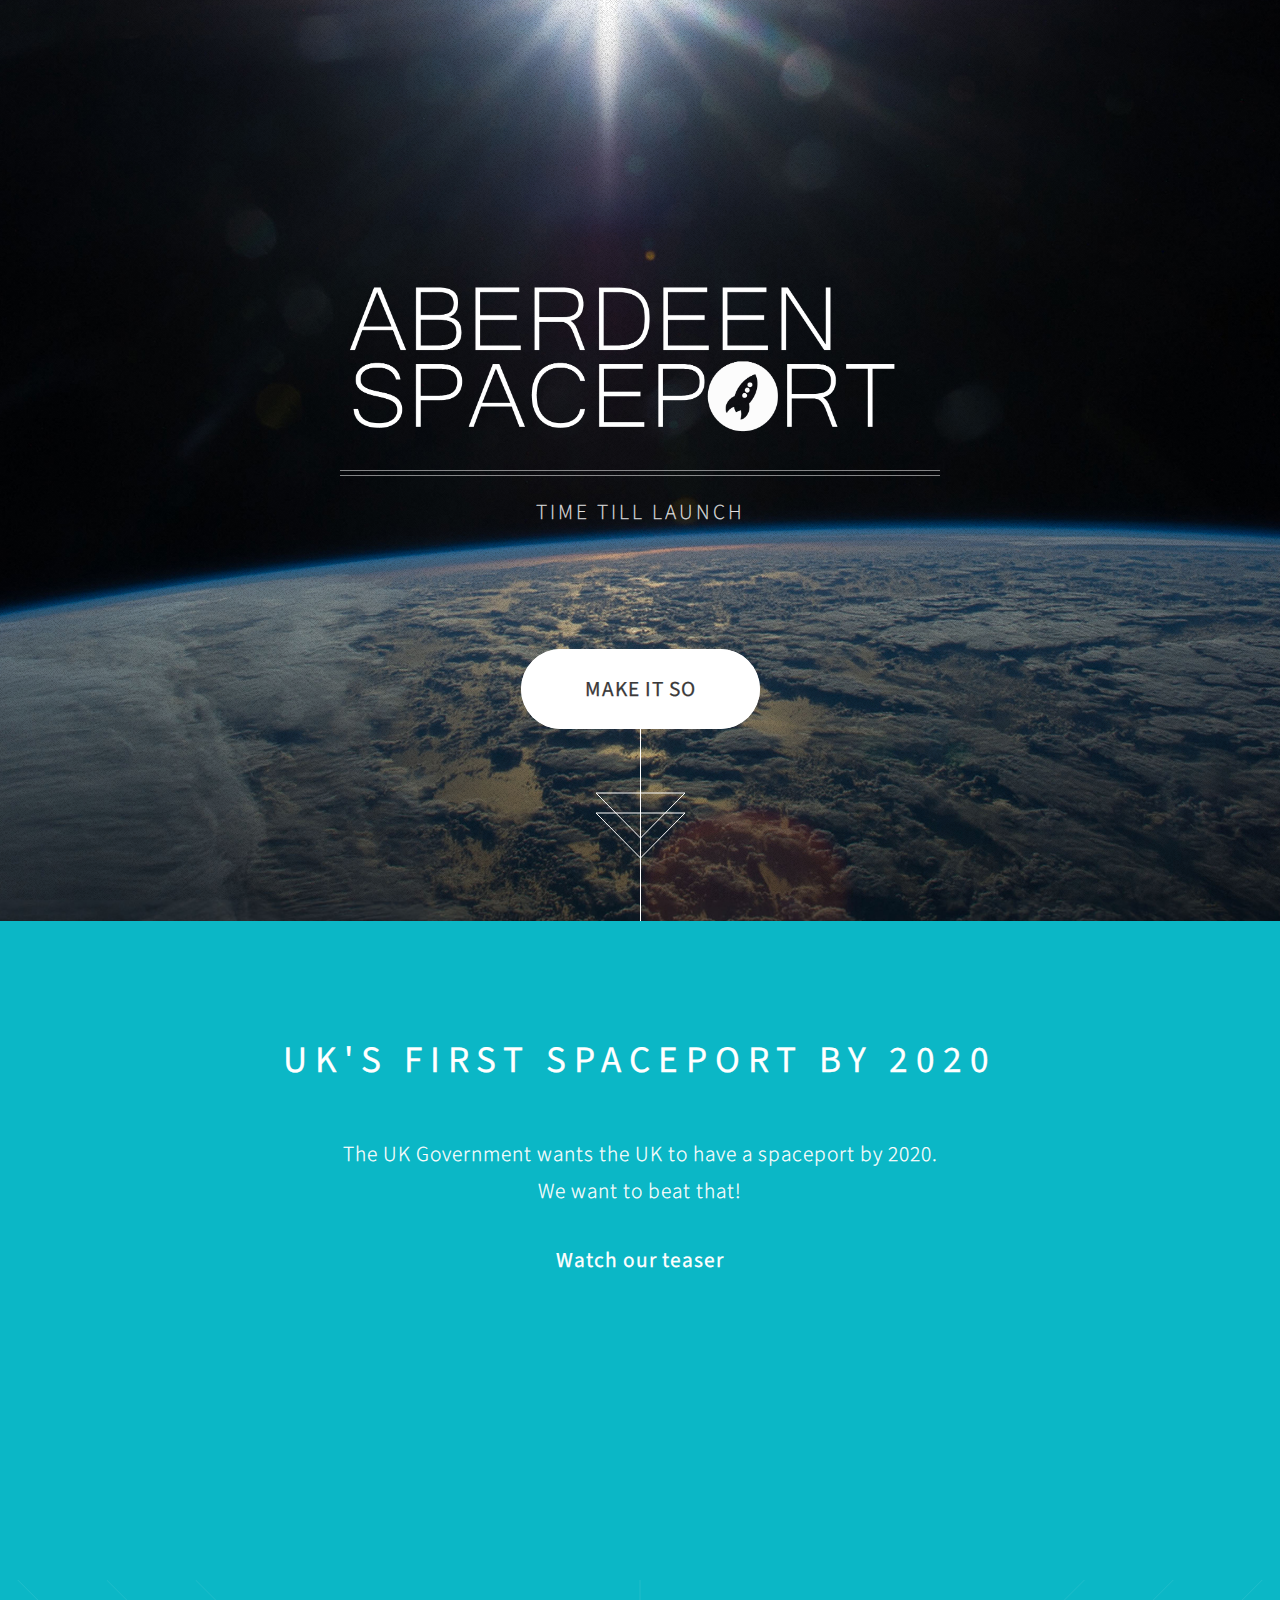
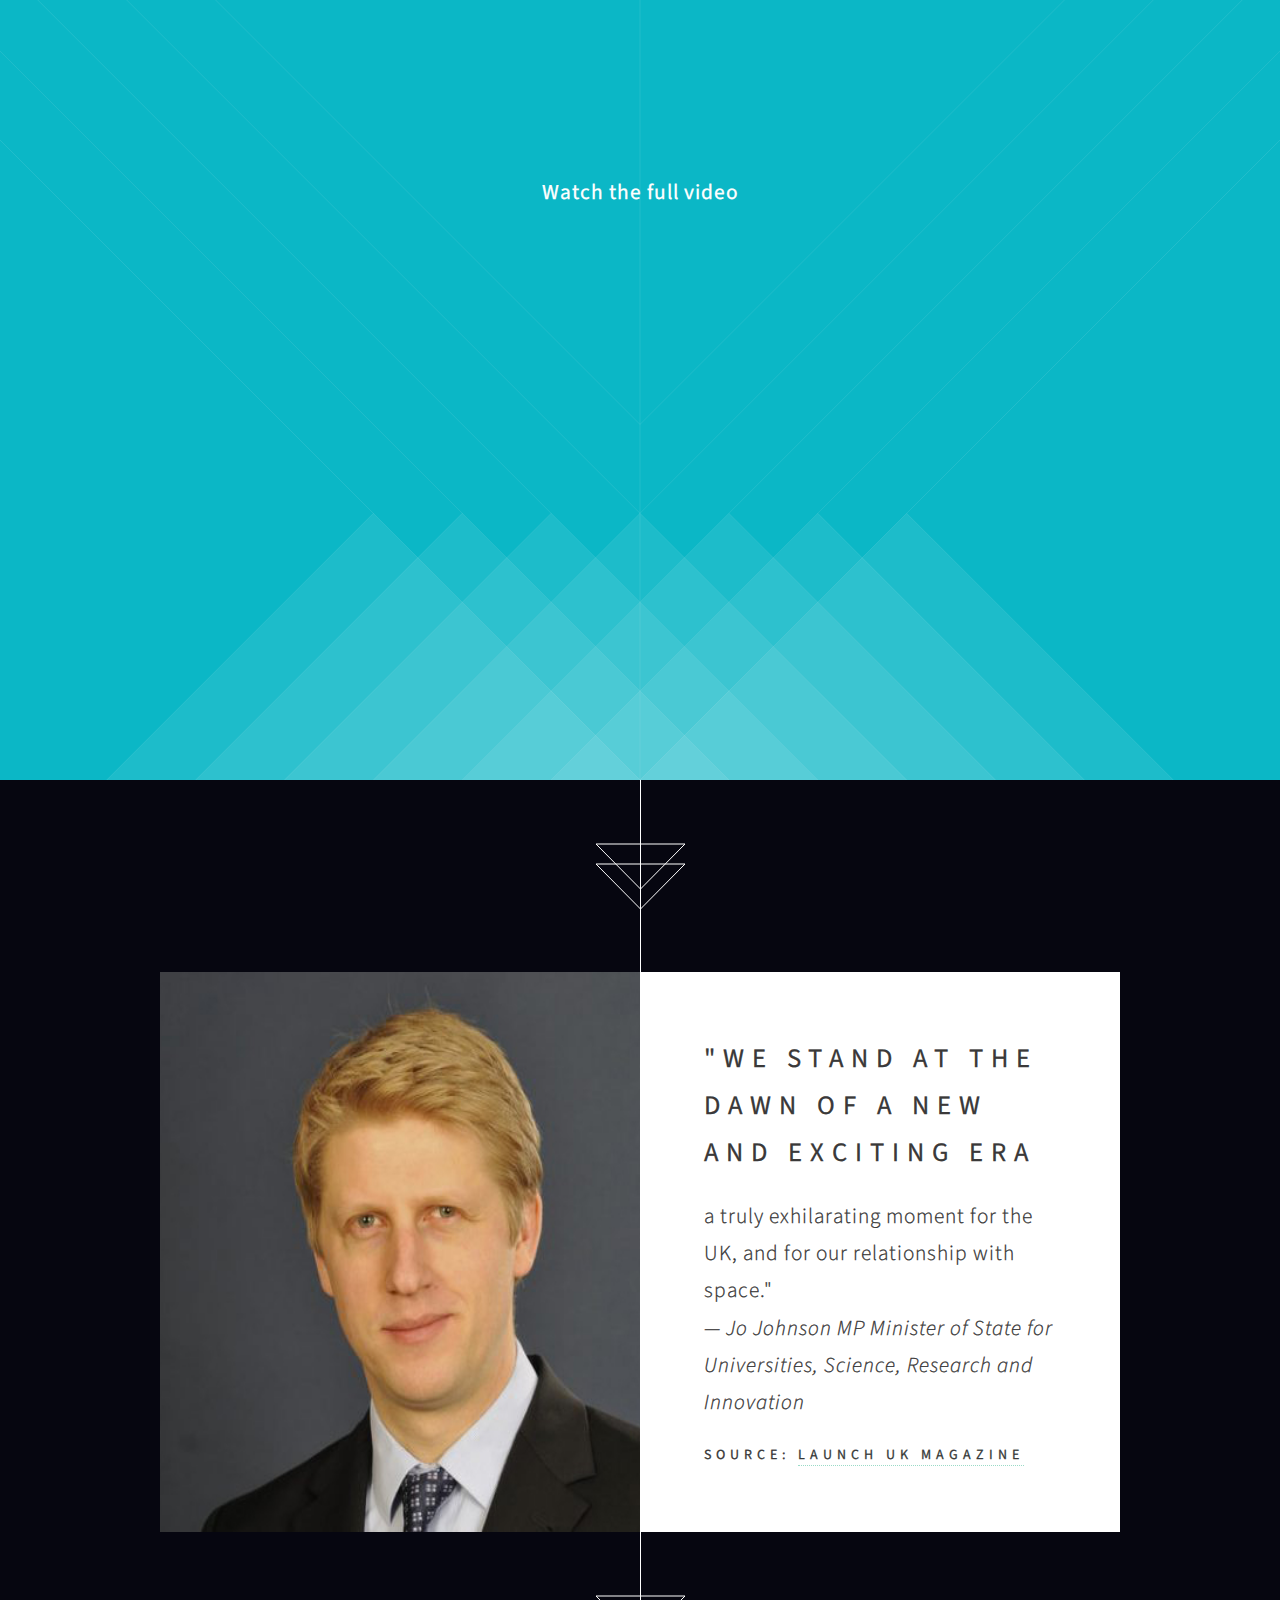
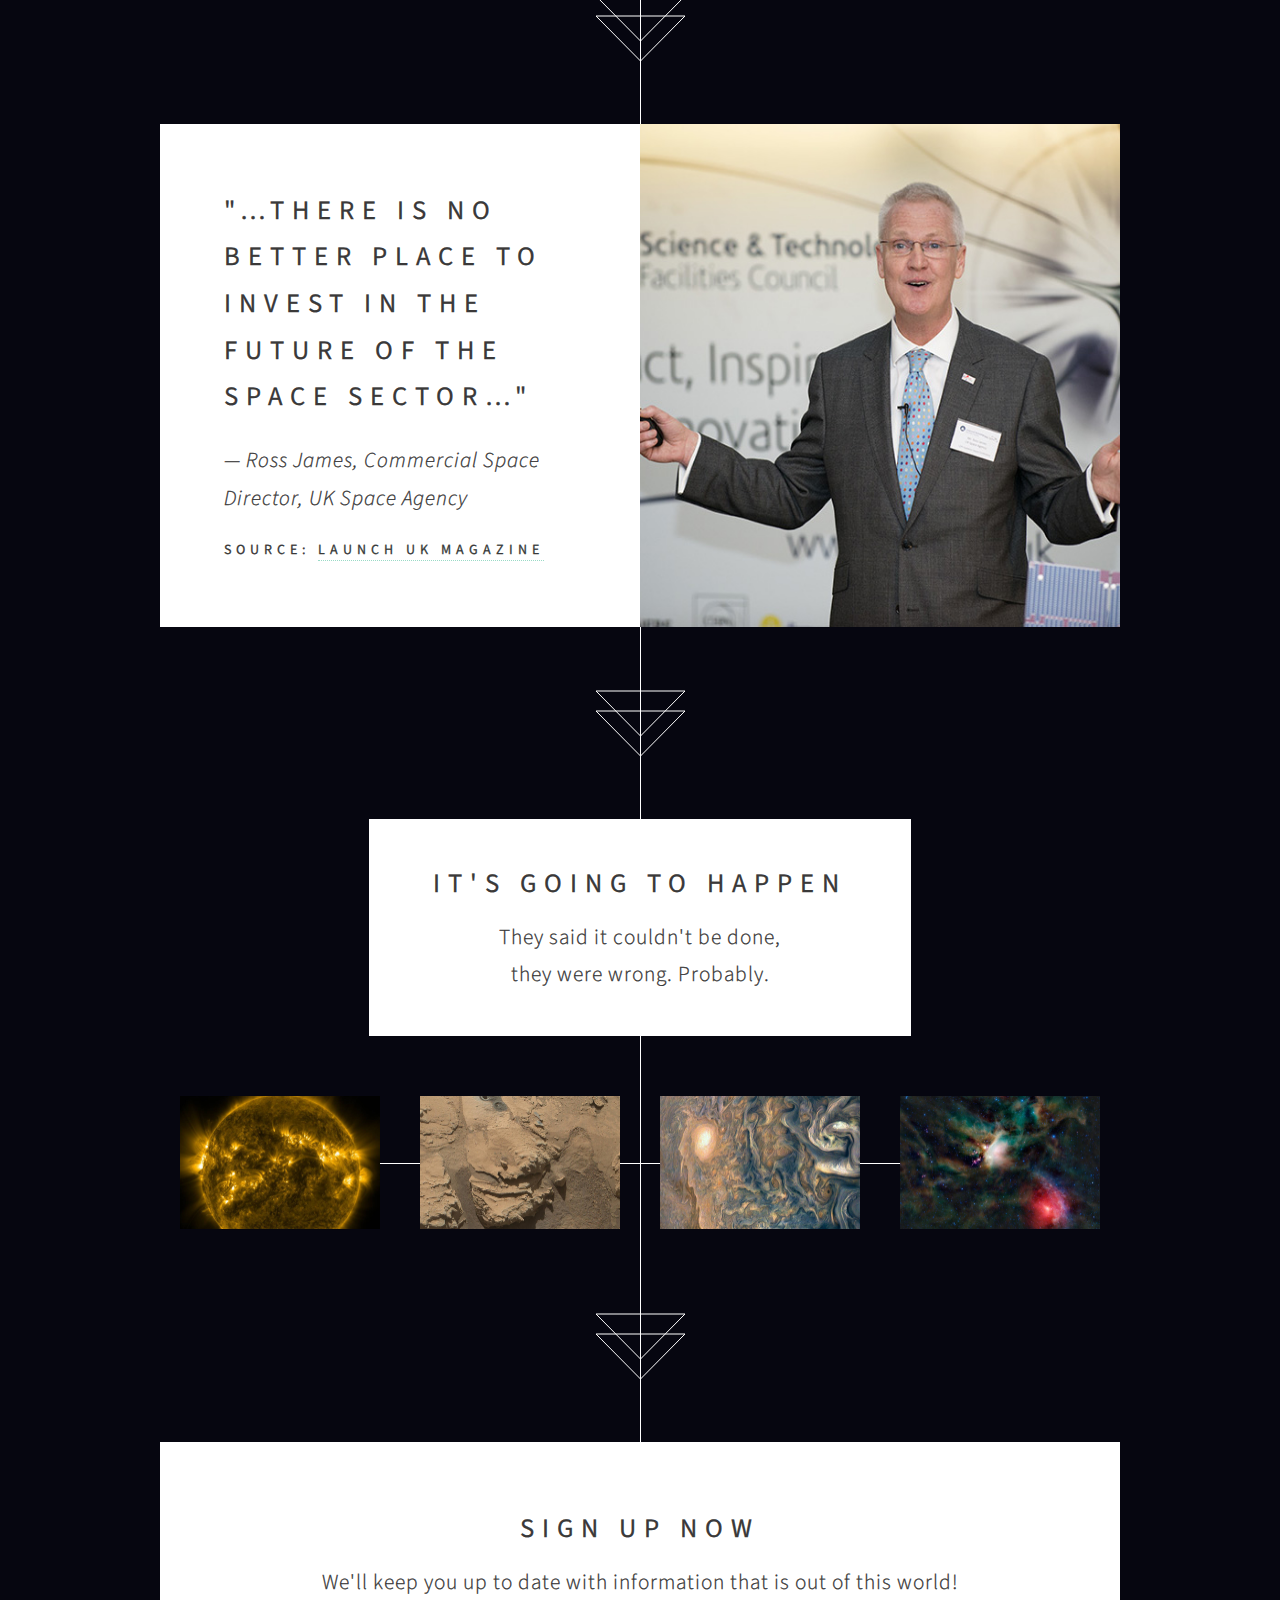
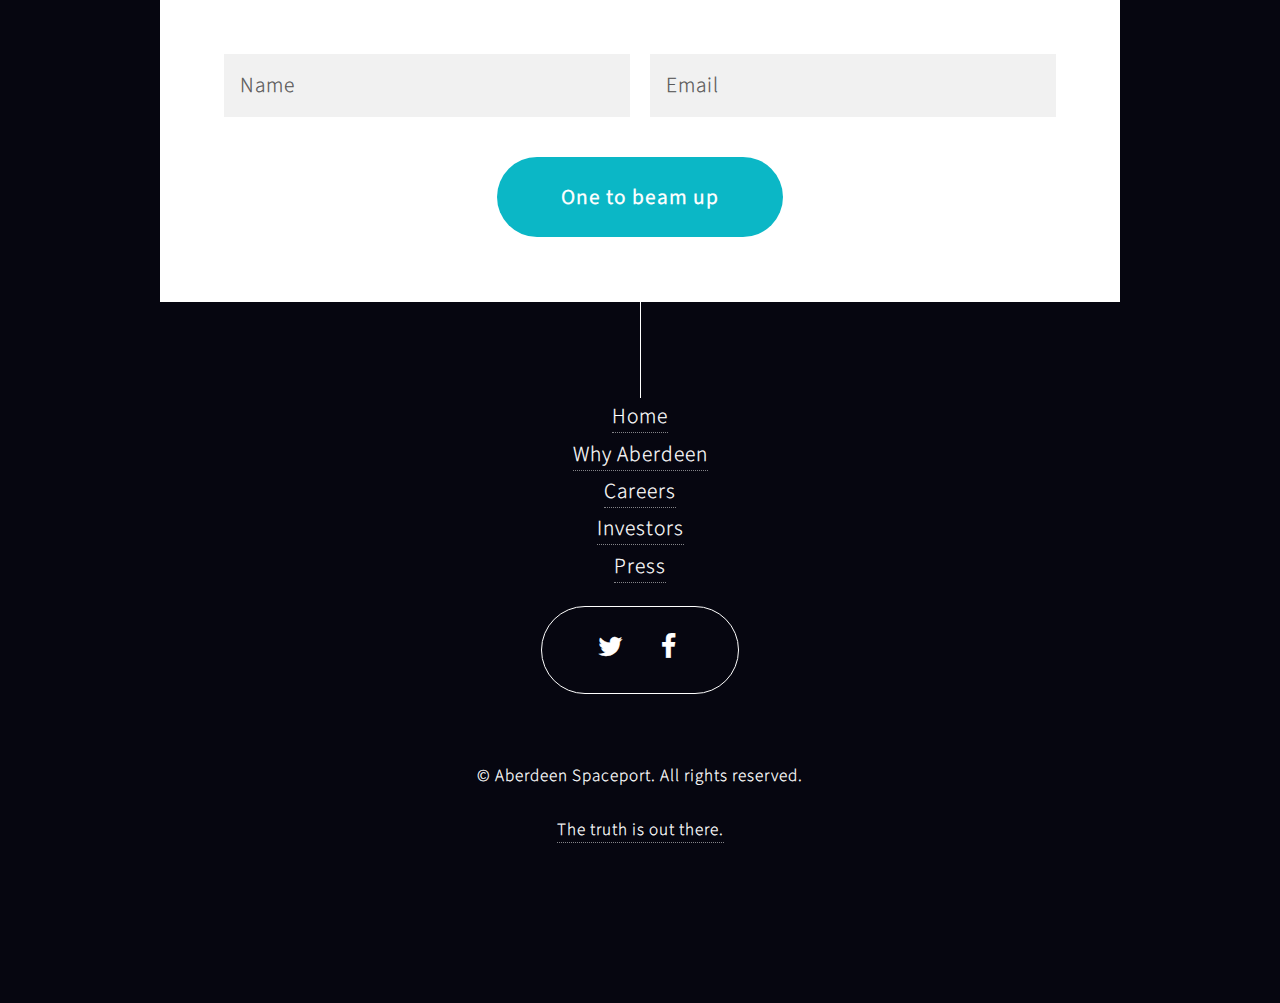
<file: index.html>
<!DOCTYPE HTML>
<!--
	Overflow by Pixelarity
	pixelarity.com @pixelarity
	License: pixelarity.com/license
-->
<html>
	<head>
		<!-- Global site tag (gtag.js) - Google Analytics -->
		<script async src="https://www.googletagmanager.com/gtag/js?id=UA-113449123-1"></script>
		<script>
		window.dataLayer = window.dataLayer || [];
		function gtag(){dataLayer.push(arguments);}
		gtag('js', new Date());
		gtag('config', 'UA-113449123-1');
		</script>

		<title>Aberdeen Spaceport 2020</title>
		<meta http-equiv="content-type" content="text/html; charset=utf-8" />
		<meta name="description" content="" />
		<meta name="keywords" content="" />
		<!--[if lte IE 8]><script src="css/ie/html5shiv.js"></script><![endif]-->
		<script src="js/jquery.min.js"></script>
		<script src="js/jquery.scrolly.min.js"></script>
		<script src="js/jquery.poptrox.min.js"></script>
		<script src="js/skel.min.js"></script>
		<script src="js/init.js"></script>
		<!-- <link href="https://maxcdn.bootstrapcdn.com/bootstrap/4.0.0/css/bootstrap.min.css" rel="stylesheet" integrity="sha384-Gn5384xqQ1aoWXA+058RXPxPg6fy4IWvTNh0E263XmFcJlSAwiGgFAW/dAiS6JXm" crossorigin="anonymous"> -->
		<noscript>
			<link rel="stylesheet" href="css/skel.css" />
			<link rel="stylesheet" href="css/style.css" />
		</noscript>
		<!--[if lte IE 8]><link rel="stylesheet" href="css/ie/v8.css" /><![endif]-->

			<script>
// Set the date we're counting down to
var countDownDate = new Date("Jan 1, 2020 09:00:00").getTime();

// Update the count down every 1 second
var x = setInterval(function() {

  // Get todays date and time
  var now = new Date().getTime();

  // Find the distance between now an the count down date
  var distance = countDownDate - now;

  // Time calculations for days, hours, minutes and seconds
  var days = Math.floor(distance / (1000 * 60 * 60 * 24));
  var hours = Math.floor((distance % (1000 * 60 * 60 * 24)) / (1000 * 60 * 60));
  var minutes = Math.floor((distance % (1000 * 60 * 60)) / (1000 * 60));
  var seconds = Math.floor((distance % (1000 * 60)) / 1000);

  // Display the result in the element with id="demo"
  document.getElementById("countdown").innerHTML = days + "d " + hours + "h "
  + minutes + "m " + seconds + "s ";

  // If the count down is finished, write some text
  if (distance < 0) {
    clearInterval(x);
    document.getElementById("countdown").innerHTML = "EXPIRED";
  }
}, 1000);
	</script>
	</head>
	<body>

		<!-- Header -->
			<section id="header">
				<header>
					<h1><img src="images/logo_white.png" width="600" alt="Aberdeen Spaceport" /></h1>
					<p>Time till launch<br /><span id="countdown"></span></p>
				</header>
				<footer>
					<a href="#banner" class="button style2 scrolly-middle">MAKE IT SO</a>
				</footer>
			</section>

		<!-- Banner -->
			<section id="banner">
				<header>
					<h2>UK's first spaceport by 2020</h2>
				</header>
				<p>The UK Government wants the UK to have a spaceport by 2020.<br />
				We want to beat that!</p>

				<p style="margin-top: 1.5em;"><strong>Watch our teaser</strong></p>
				<iframe width="800" height="450" src="https://www.youtube.com/embed/YLf0RtKY46U"  frameborder="0" allow="autoplay; encrypted-media" allowfullscreen></iframe>

				<p style="margin-top: 1.5em;"><strong>Watch the full video</strong></p>
				<iframe width="800" height="450" src="https://www.youtube.com/embed/kRtu3KrIT8w" frameborder="0" allow="autoplay; encrypted-media" allowfullscreen></iframe>
				<!-- <iframe src="https://player.vimeo.com/video/77114868" width="640" height="360" frameborder="0" style="margin-top: 1.5em;" webkitallowfullscreen mozallowfullscreen allowfullscreen></iframe> -->
			</section>

		<!-- Feature 1 -->
			<article id="first" class="container box style1 right">
				<a href="#" class="image fit"><img src="images/jojohnson-mp-620x420.jpg" alt="" /></a>
				<div class="inner">
					<header>
						<h2>"We stand at the dawn of
						a new and exciting era</h2>
					</header>
					<p>a truly exhilarating moment for the UK, and for our relationship with space."<br /><em>— Jo Johnson MP Minister of State for Universities, Science, Research and Innovation</em></p>
					<h3 class="srclink">Source: <a href="https://www.gov.uk/government/uploads/system/uploads/attachment_data/file/651077/LaunchUK_Prospectus.pdf" target="_blank">Launch UK Magazine</a></h3>
				</div>
			</article>

		<!-- Feature 2 -->
			<article class="container box style1 left">
				<a href="#" class="image fit"><img src="images/ross.jpg" alt="" /></a>
				<div class="inner">
					<header>
						<h2>"&hellip;there is no better place to invest in the future of the space sector&hellip;"</h2>
					</header>
					<p><em>— Ross James, Commercial Space Director, UK Space Agency</em></p>
					<h3 class="srclink">Source: <a href="https://www.gov.uk/government/uploads/system/uploads/attachment_data/file/651077/LaunchUK_Prospectus.pdf" target="_blank">Launch UK Magazine</a></h3>
				</div>
			</article>

		<!-- Portfolio -->
			<article class="container box style2">
				<header>
					<h2>It's going to happen</h2>
					<p>They said it couldn't be done,<br />
					they were wrong. Probably.</p>
				</header>
				<div class="inner gallery">
					<div class="row 0%">
						<div class="3u"><a href="images/fulls/Sun.jpg" class="image fit"><img src="images/fulls/Sun.jpg" alt="" title="The Sun" /></a></div>
						<div class="3u"><a href="images/fulls/Mars.jpg" class="image fit"><img src="images/fulls/Mars.jpg" alt="" title="The dust of Mars" /></a></div>
						<div class="3u"><a href="images/fulls/Jupiter.jpg" class="image fit"><img src="images/fulls/Jupiter.jpg" alt="" title="The clouds of Jupiter" /></a></div>
						<div class="3u"><a href="images/fulls/Space.jpg" class="image fit"><img src="images/fulls/Space.jpg" alt="" title="Space, it's very big" /></a></div>
					</div>
					<!---
					<div class="row 0%">
						<div class="3u"><a href="images/fulls/05.jpg" class="image fit"><img src="images/thumbs/05.jpg" alt="" title="Aliquet" /></a></div>
						<div class="3u"><a href="images/fulls/06.jpg" class="image fit"><img src="images/thumbs/06.jpg" alt="" title="Adipiscing." /></a></div>
						<div class="3u"><a href="images/fulls/07.jpg" class="image fit"><img src="images/thumbs/07.jpg" alt="" title="Feugiat dis arcu eget" /></a></div>
						<div class="3u"><a href="images/fulls/08.jpg" class="image fit"><img src="images/thumbs/08.jpg" alt="" title="Turpis odio ata mi est nunc nisl" /></a></div>
					</div>
				-->
				</div>
			</article>

		<!-- Contact -->
			<article class="container box style3">
				<header>
					<h2>Sign up now</h2>
					<p>We'll keep you up to date with information that is out of this world!</p>
				</header>

				<form action="https://aberdeenspaceport.us17.list-manage.com/subscribe/post?u=b3f3cb3572c3d7aba5d343168&amp;id=5bbac37447" method="post" id="mc-embedded-subscribe-form" name="mc-embedded-subscribe-form" class="validate" target="_blank" novalidate>
					<div class="row 50%">
						<div class="6u"><input type="text" value="" name="FNAME" class="" id="mce-FNAME" placeholder="Name" /></div>
						<div class="6u"><input type="email" value="" name="EMAIL" class="required email" id="mce-EMAIL" placeholder="Email" /></div>
						<div style="position: absolute; left: -5000px;" aria-hidden="true"><input type="text" name="b_b3f3cb3572c3d7aba5d343168_5bbac37447" tabindex="-1" value=""></div>
					</div>
					<div class="row">
						<div class="12u">
							<ul class="actions">
								<li><div class="clear"><input type="submit" value="One to beam up" name="subscribe" id="mc-embedded-subscribe" class="button"></div></li>
							</ul>
						</div>
					</div>
				</form>
			</article>

		<!-- Generic -->
		<!--
			<article class="container box style3">
				<header>
					<h2>Generic Box</h2>
					<p>Just a generic box. Nothing to see here.</p>
				</header>
				<section>
					<header>
						<h3>Paragraph</h3>
						<p>This is a subtitle</p>
					</header>
					<p>Phasellus nisl nisl, varius id <sup>porttitor sed pellentesque</sup> ac orci. Pellentesque
					habitant <strong>strong</strong> tristique <b>bold</b> et netus <i>italic</i> malesuada <em>emphasized</em> ac turpis egestas. Morbi
					leo suscipit ut. Praesent <sub>id turpis vitae</sub> turpis pretium ultricies. Vestibulum sit
					amet risus elit.</p>
				</section>
				<section>
					<header>
						<h3>Blockquote</h3>
					</header>
					<blockquote>Fringilla nisl. Donec accumsan interdum nisi, quis tincidunt felis sagittis eget.
					tempus euismod. Vestibulum ante ipsum primis in faucibus.</blockquote>
				</section>
				<section>
					<header>
						<h3>Divider</h3>
					</header>
					<p>Donec consectetur <a href="#">vestibulum dolor et pulvinar</a>. Etiam vel felis enim, at viverra
					ligula. Ut porttitor sagittis lorem, quis eleifend nisi ornare vel. Praesent nec orci
					facilisis leo magna. Cras sit amet urna eros, id egestas urna. Quisque aliquam
					tempus euismod. Vestibulum ante ipsum primis in faucibus orci luctus et ultrices
					posuere cubilia.</p>
					<hr />
					<p>Donec consectetur vestibulum dolor et pulvinar. Etiam vel felis enim, at viverra
					ligula. Ut porttitor sagittis lorem, quis eleifend nisi ornare vel. Praesent nec orci
					facilisis leo magna. Cras sit amet urna eros, id egestas urna. Quisque aliquam
					tempus euismod. Vestibulum ante ipsum primis in faucibus orci luctus et ultrices
					posuere cubilia.</p>
				</section>
				<section>
					<header>
						<h3>Unordered List</h3>
					</header>
					<ul class="default">
						<li>Donec consectetur vestibulum dolor et pulvinar. Etiam vel felis enim, at viverra ligula. Ut porttitor sagittis lorem, quis eleifend nisi ornare vel.</li>
						<li>Donec consectetur vestibulum dolor et pulvinar. Etiam vel felis enim, at viverra ligula. Ut porttitor sagittis lorem, quis eleifend nisi ornare vel.</li>
						<li>Donec consectetur vestibulum dolor et pulvinar. Etiam vel felis enim, at viverra ligula. Ut porttitor sagittis lorem, quis eleifend nisi ornare vel.</li>
						<li>Donec consectetur vestibulum dolor et pulvinar. Etiam vel felis enim, at viverra ligula. Ut porttitor sagittis lorem, quis eleifend nisi ornare vel.</li>
					</ul>
				</section>
				<section>
					<header>
						<h3>Ordered List</h3>
					</header>
					<ol class="default">
						<li>Donec consectetur vestibulum dolor et pulvinar. Etiam vel felis enim, at viverra ligula. Ut porttitor sagittis lorem, quis eleifend nisi ornare vel.</li>
						<li>Donec consectetur vestibulum dolor et pulvinar. Etiam vel felis enim, at viverra ligula. Ut porttitor sagittis lorem, quis eleifend nisi ornare vel.</li>
						<li>Donec consectetur vestibulum dolor et pulvinar. Etiam vel felis enim, at viverra ligula. Ut porttitor sagittis lorem, quis eleifend nisi ornare vel.</li>
						<li>Donec consectetur vestibulum dolor et pulvinar. Etiam vel felis enim, at viverra ligula. Ut porttitor sagittis lorem, quis eleifend nisi ornare vel.</li>
					</ol>
				</section>
				<section>
					<header>
						<h3>Table</h3>
					</header>
					<div class="table-wrapper">
						<table class="default">
							<thead>
								<tr>
									<th>ID</th>
									<th>Name</th>
									<th>Description</th>
									<th>Price</th>
								</tr>
							</thead>
							<tbody>
								<tr>
									<td>45815</td>
									<td>Something</td>
									<td>Ut porttitor sagittis lorem quis nisi ornare.</td>
									<td>29.99</td>
								</tr>
								<tr>
									<td>24524</td>
									<td>Nothing</td>
									<td>Ut porttitor sagittis lorem quis nisi ornare.</td>
									<td>19.99</td>
								</tr>
								<tr>
									<td>45815</td>
									<td>Something</td>
									<td>Ut porttitor sagittis lorem quis nisi ornare.</td>
									<td>29.99</td>
								</tr>
								<tr>
									<td>24524</td>
									<td>Nothing</td>
									<td>Ut porttitor sagittis lorem quis nisi ornare.</td>
									<td>19.99</td>
								</tr>
							</tbody>
							<tfoot>
								<tr>
									<td colspan="3"></td>
									<td>100.00</td>
								</tr>
							</tfoot>
						</table>
					</div>
				</section>
				<section>
					<header>
						<h3>Form</h3>
					</header>
					<form method="post" action="#">
						<div class="row">
							<div class="6u">
								<input class="text" type="text" name="name" id="name" value="" placeholder="John Doe" />
							</div>
							<div class="6u">
								<input class="text" type="text" name="email" id="email" value="" placeholder="johndoe@domain.tld" />
							</div>
						</div>
						<div class="row">
							<div class="12u">
								<select name="department" id="department">
									<option value="">Choose a department</option>
									<option value="1">Manufacturing</option>
									<option value="2">Administration</option>
									<option value="3">Support</option>
								</select>
							</div>
						</div>
						<div class="row">
							<div class="12u">
								<input class="text" type="text" name="subject" id="subject" value="" placeholder="Enter your subject" />
							</div>
						</div>
						<div class="row">
							<div class="12u">
								<textarea name="message" id="message" placeholder="Enter your message"></textarea>
							</div>
						</div>
						<div class="row">
							<div class="12u">
								<ul class="actions">
									<li><input type="submit" value="Submit" /></li>
									<li><input type="reset" class="style3" value="Clear Form" /></li>
								</ul>
							</div>
						</div>
					</form>
				</section>
			</article>
		-->

		<section id="footer">
			<nav class="navbar navbar-dark bg-faded">
				<div class="collapse navbar-collapse" id="navbarTogglerDemo02">
					<ul class="navbar-nav mr-auto mt-2 mt-md-0">
						<li class="nav-item">
							<a class="nav-link" href="index.html">Home</a>
						</li>
						<li class="nav-item">
							<a class="nav-link" href="why_aberdeen.html">Why Aberdeen</a>
						</li>
						<li class="nav-item">
							<a class="nav-link" href="careers.html">Careers</a>
						</li>
						<li class="nav-item">
							<a class="nav-link" href="investors.html">Investors</a>
						</li>
						<li class="nav-item">
							<a class="nav-link" href="Asteroids/index.html">Press</a>
						</li>
				</div>
			</nav>
			<ul class="icons">
				<li><a href="https://twitter.com/abdnspaceport" class="icon fa-twitter" target="_blank"><span class="label">Twitter</span></a></li>
				<li><a href="https://www.facebook.com/AbrdnSpaceport" class="icon fa-facebook"><span class="label">Facebook</span></a></li><!--
				<li><a href="#" class="icon fa-google-plus"><span class="label">Google+</span></a></li>
				<li><a href="#" class="icon fa-pinterest"><span class="label">Pinterest</span></a></li>
				<li><a href="#" class="icon fa-dribbble"><span class="label">Dribbble</span></a></li>
				<li><a href="#" class="icon fa-linkedin"><span class="label">LinkedIn</span></a></li> -->
			</ul>
			<div class="copyright">
				<ul class="menu">
					<li>&copy; Aberdeen Spaceport. All rights reserved.</li>
				</ul>
				<ul class="menu">
					<li><class="srclink"><a href="https://youtu.be/uYSIttRLa1g" target="_blank">The truth is out there.</a></li>
				</ul>
			</div>
		</section>



	</body>


</html>
</file>
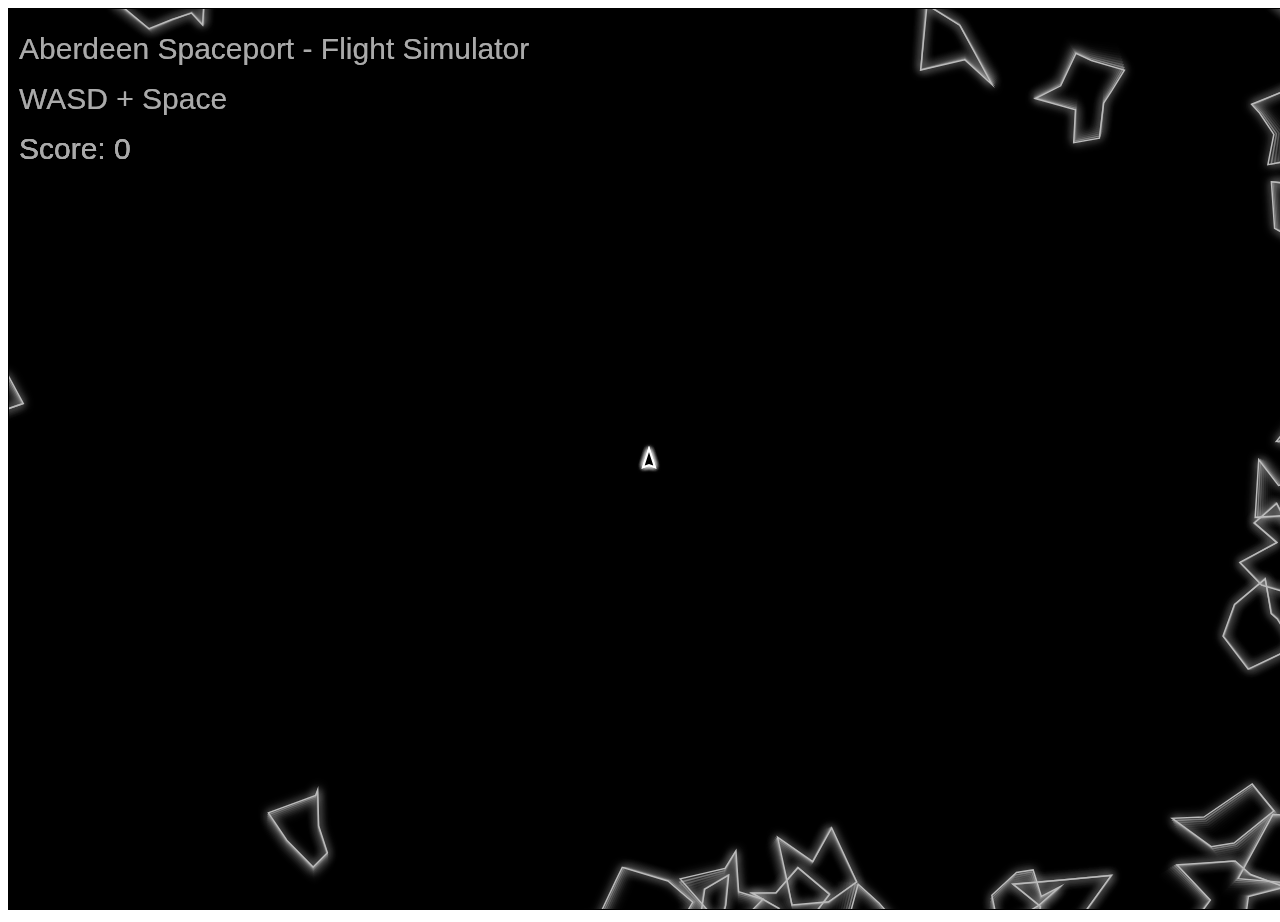
<file: Asteroids/index.html>
<!--<script type="text/javascript" src="assets/js/main.js"></script>-->


<!DOCTYPE html>
<html>

<head>
    <!-- Global site tag (gtag.js) - Google Analytics -->
		<script async src="https://www.googletagmanager.com/gtag/js?id=UA-113449123-1"></script>
		<script>
		window.dataLayer = window.dataLayer || [];
		function gtag(){dataLayer.push(arguments);}
		gtag('js', new Date());
		gtag('config', 'UA-113449123-1');
		</script>
    <meta name="viewport" content="width=device-width, initial-scale=1.0" />
    <style>
        canvas {
            border: 1px solid #000000;
            background-color: #222222;
        }
    </style>
</head>

<body onload="startGame()">
    <script type="text/javascript" src="assets/js/main.js"></script>
    <script type="text/javascript" src="assets/js/asteroids.js"></script>
    <script type="text/javascript" src="assets/js/ship.js"></script>
    <script type="text/javascript" src="assets/js/bullets.js"></script>
    <script type="text/javascript" src="assets/js/collisions.js"></script>
    <script type="text/javascript" src="assets/js/controls.js"></script>
    <script type="text/javascript" src="assets/js/explosion.js"></script>
</body>
</file>
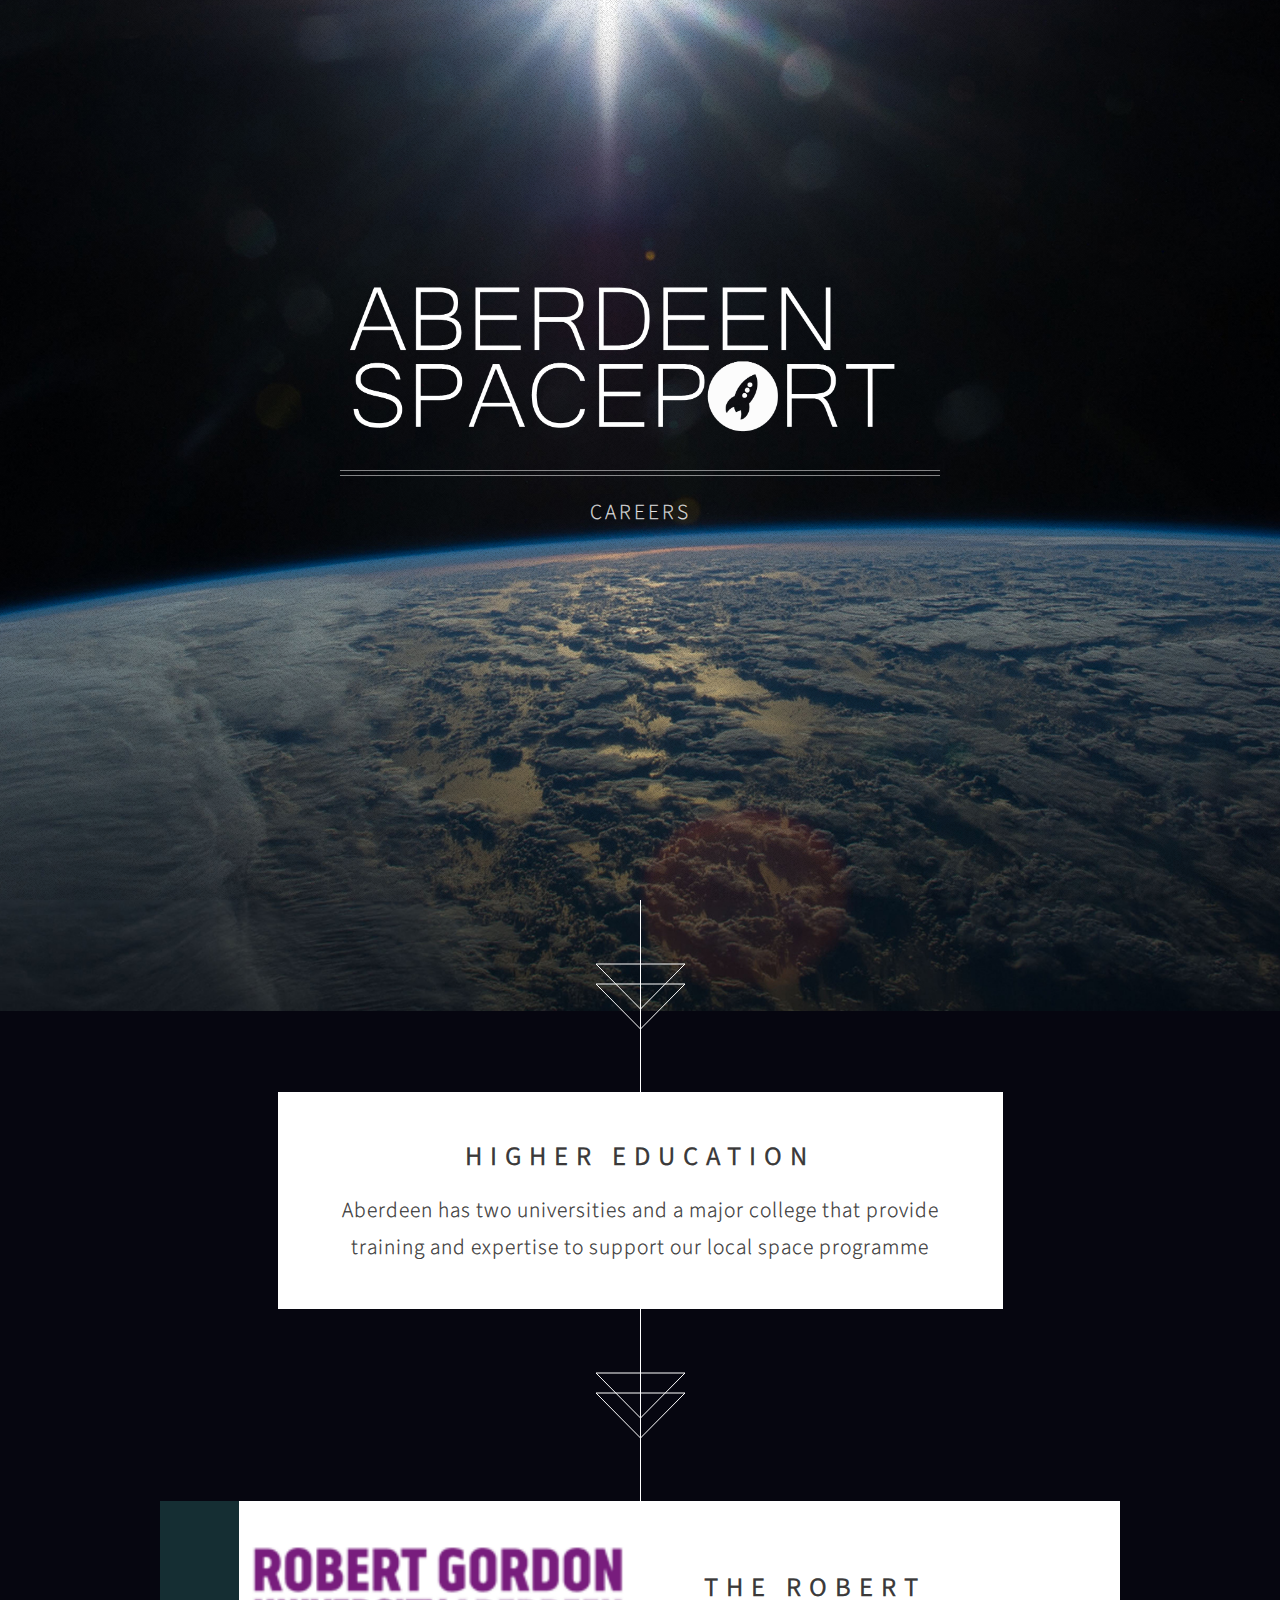
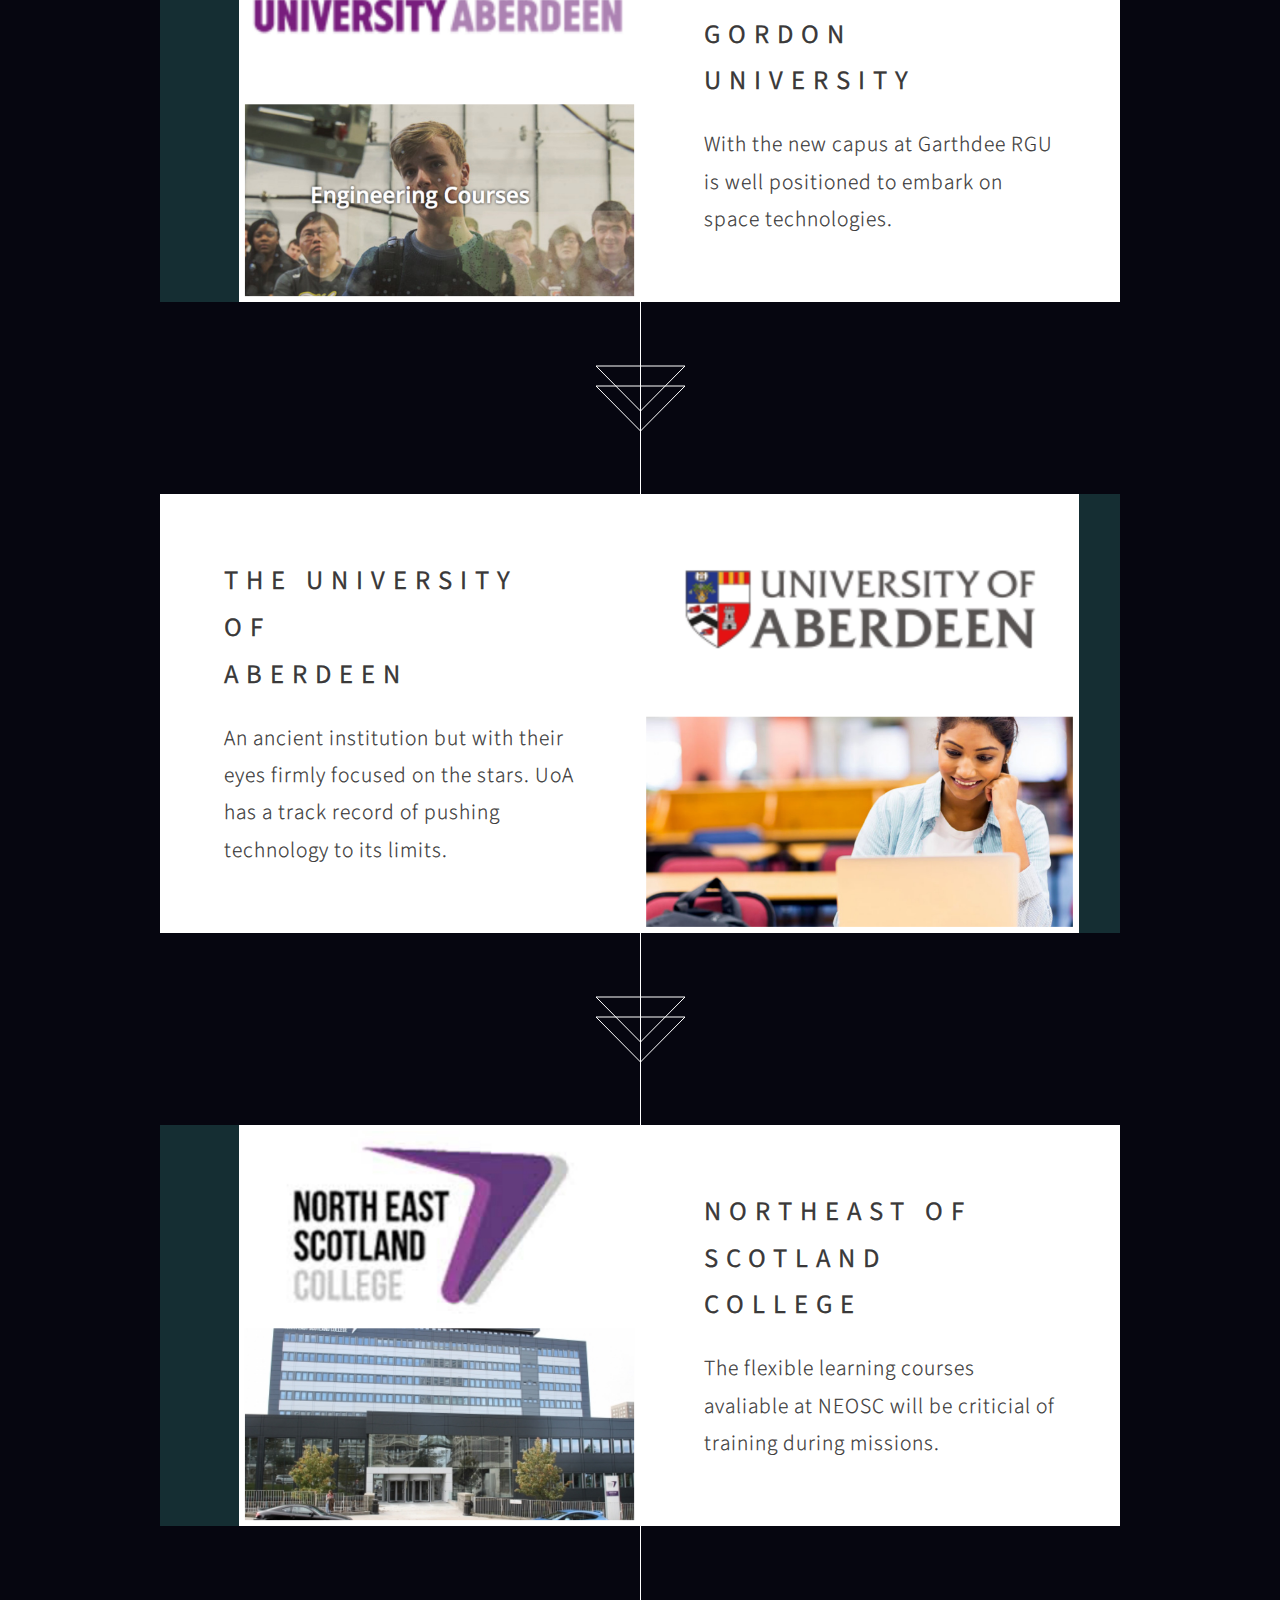
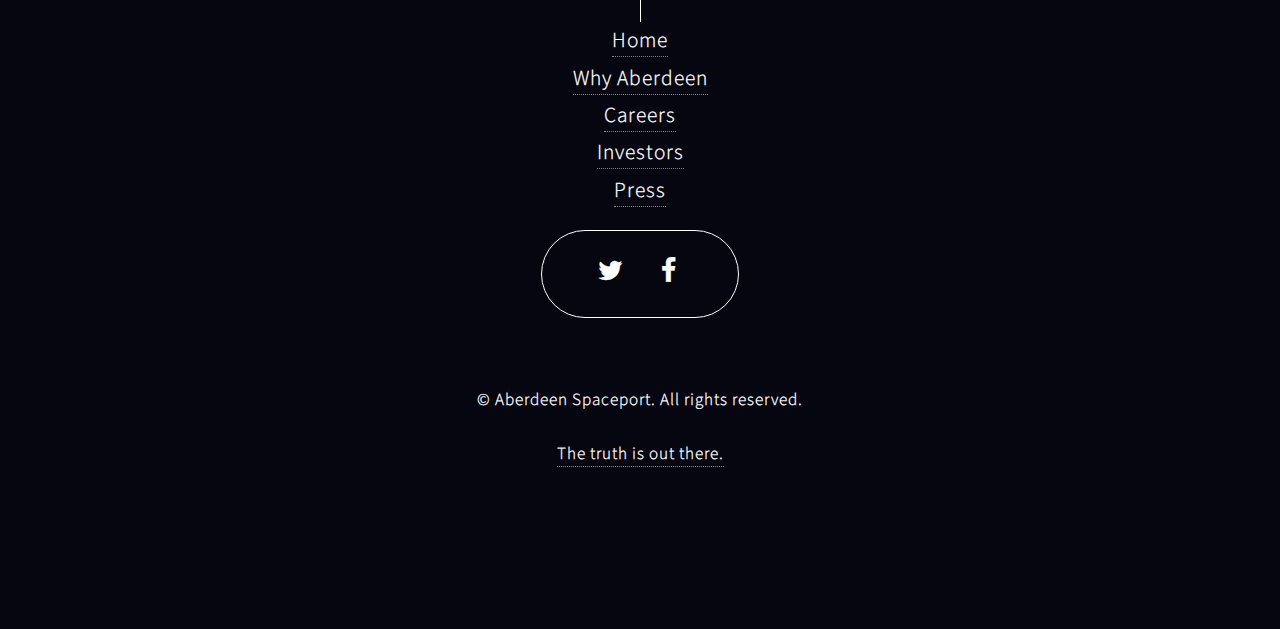
<file: careers.html>
<!DOCTYPE HTML>
<!--
	Overflow by Pixelarity
	pixelarity.com @pixelarity
	License: pixelarity.com/license
-->
<html>
	<head>
		<!-- Global site tag (gtag.js) - Google Analytics -->
		<script async src="https://www.googletagmanager.com/gtag/js?id=UA-113449123-1"></script>
		<script>
		window.dataLayer = window.dataLayer || [];
		function gtag(){dataLayer.push(arguments);}
		gtag('js', new Date());
		gtag('config', 'UA-113449123-1');
		</script>

		<title>Careers Locally</title>
		<meta http-equiv="content-type" content="text/html; charset=utf-8" />
		<meta name="description" content="" />
		<meta name="keywords" content="" />
		<!--[if lte IE 8]><script src="css/ie/html5shiv.js"></script><![endif]-->
		<script src="js/jquery.min.js"></script>
		<script src="js/jquery.scrolly.min.js"></script>
		<script src="js/jquery.poptrox.min.js"></script>
		<script src="js/skel.min.js"></script>
		<script src="js/init.js"></script>
		<noscript>
			<link rel="stylesheet" href="css/skel.css" />
			<link rel="stylesheet" href="css/style.css" />
		</noscript>
		<!--[if lte IE 8]><link rel="stylesheet" href="css/ie/v8.css" /><![endif]-->
	</head>
	<body>

		<!-- Header -->
			<section id="header">
				<header>
					<h1><img src="images/logo_white.png" width="600" alt="Aberdeen Spaceport" /></h1>

					<p>Careers</p>
				</header>

            </section>
            <!-- Portfolio -->
			<article class="container box style2">
				<header>
					<h2>Higher Education</h2>
					<p>Aberdeen has two universities and a major college that provide<br />
					training and expertise to support our local space programme</p>
				</header>

			</article>
	<!-- Feature 1 -->
			<article id="first" class="container box style1 right">
				<a href="http://www.rgu.ac.uk/" class="image fit"><img src="images/rgu_col.jpg" alt="" /></a>
				<div class="inner">
					<header>
						<h2>The Robert Gordon<br />
						University</h2>
					</header>
					<p>With the new capus at Garthdee RGU is well positioned to embark on space technologies.</p>
				</div>
			</article>

		<!-- Feature 1 -->
			<article class="container box style1 left">
				<a href="#" class="image fit"><img src="images/uoa_col.jpg" alt="" /></a>
				<div class="inner">
					<header>
						<h2>The University of <br />
						Aberdeen</h2>
					</header>
					<p>An ancient institution but with their eyes firmly focused on the stars. UoA has a track record of pushing technology to its limits. </p>
				</div>
			</article>

		<!-- Feature 2 -->
			<article class="container box style1 right">
				<a href="#" class="image fit"><img src="images/nesco_col.jpg" alt="" /></a>
				<div class="inner">
					<header>
						<h2>Northeast of Scotland  <br />
                            College</h2>
					</header>
					<p>The flexible learning courses avaliable at NEOSC will be criticial of training during missions. </p>
				</div>
			</article>

		<!-- Portfolio -->
			<!-- <article class="container box style2">
				<header>
					<h2>Magnis parturient</h2>
					<p>Justo phasellus et aenean dignissim<br />
					placerat cubilia purus lectus.</p>
				</header>
				<div class="inner gallery">
					<div class="row 0%">
						<div class="3u"><a href="images/fulls/01.jpg" class="image fit"><img src="images/thumbs/01.jpg" alt="" title="Ut porttitor" /></a></div>
						<div class="3u"><a href="images/fulls/02.jpg" class="image fit"><img src="images/thumbs/02.jpg" alt="" title="Natoque ac Cubilia" /></a></div>
						<div class="3u"><a href="images/fulls/03.jpg" class="image fit"><img src="images/thumbs/03.jpg" alt="" title="Nulla" /></a></div>
						<div class="3u"><a href="images/fulls/04.jpg" class="image fit"><img src="images/thumbs/04.jpg" alt="" title="Erat nisl ata cep ac Condimentum, varius" /></a></div>
					</div>
					<div class="row 0%">
						<div class="3u"><a href="images/fulls/05.jpg" class="image fit"><img src="images/thumbs/05.jpg" alt="" title="Aliquet" /></a></div>
						<div class="3u"><a href="images/fulls/06.jpg" class="image fit"><img src="images/thumbs/06.jpg" alt="" title="Adipiscing." /></a></div>
						<div class="3u"><a href="images/fulls/07.jpg" class="image fit"><img src="images/thumbs/07.jpg" alt="" title="Feugiat dis arcu eget" /></a></div>
						<div class="3u"><a href="images/fulls/08.jpg" class="image fit"><img src="images/thumbs/08.jpg" alt="" title="Turpis odio ata mi est nunc nisl" /></a></div>
					</div>
				</div>
			</article> -->


		<!-- Generic -->



		<section id="footer">
			<nav class="navbar navbar-dark bg-faded">
				<div class="collapse navbar-collapse" id="navbarTogglerDemo02">
					<ul class="navbar-nav mr-auto mt-2 mt-md-0">
						<li class="nav-item">
							<a class="nav-link" href="index.html">Home</a>
						</li>
						<li class="nav-item">
							<a class="nav-link" href="why_aberdeen.html">Why Aberdeen</a>
						</li>
						<li class="nav-item">
							<a class="nav-link" href="careers.html">Careers</a>
						</li>
						<li class="nav-item">
							<a class="nav-link" href="investors.html">Investors</a>
						</li>
						<li class="nav-item">
							<a class="nav-link" href="Asteroids/index.html">Press</a>
						</li>
				</div>
			</nav>
			<ul class="icons">
					<li><a href="https://twitter.com/abdnspaceport" class="icon fa-twitter" target="_blank"><span class="label">Twitter</span></a></li>
					<li><a href="https://www.facebook.com/AbrdnSpaceport" class="icon fa-facebook"><span class="label">Facebook</span></a></li>
				</ul>
			<div class="copyright">
					<ul class="menu">
							<li>&copy; Aberdeen Spaceport. All rights reserved.</li>
					</ul>
					<ul class="menu">
						<li><class="srclink"><a href="https://youtu.be/uYSIttRLa1g" target="_blank">The truth is out there.</a></li>
					</ul>
			</div>
		</section>

	</body>
</html>
</file>
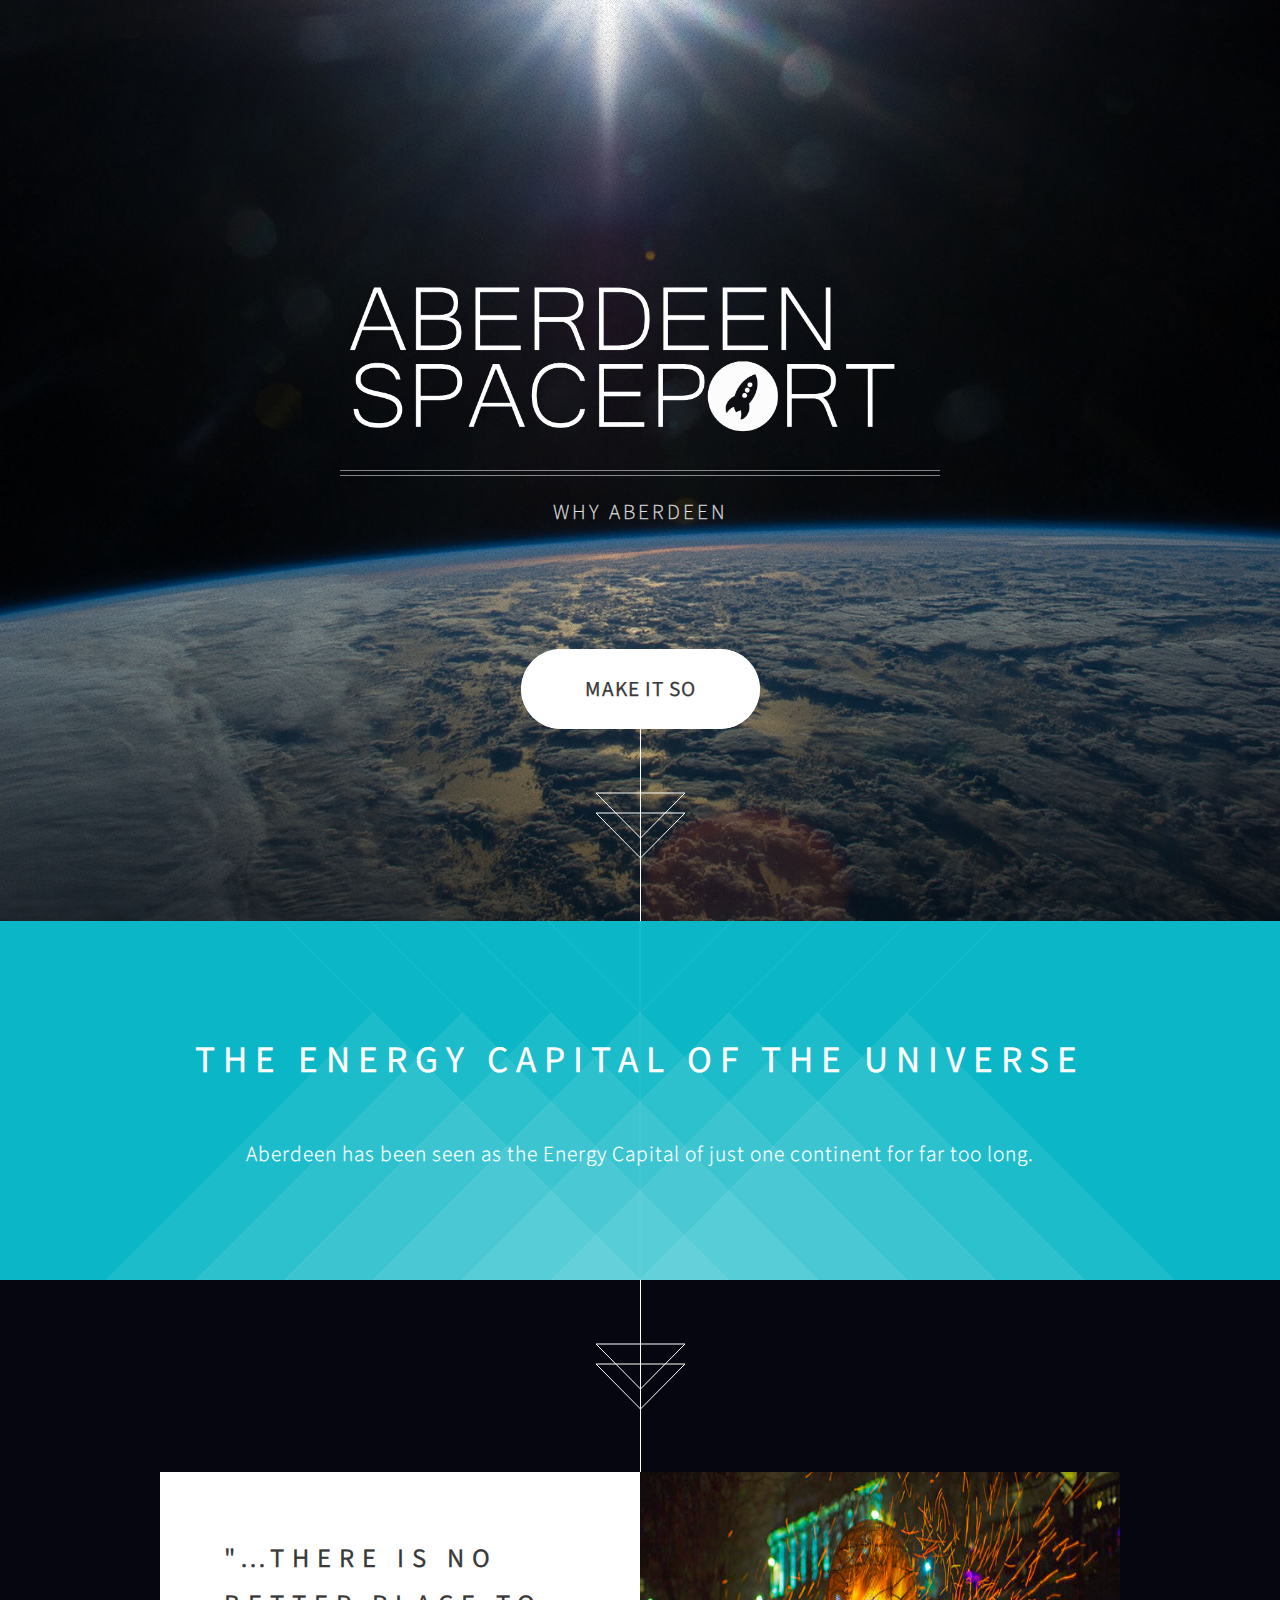
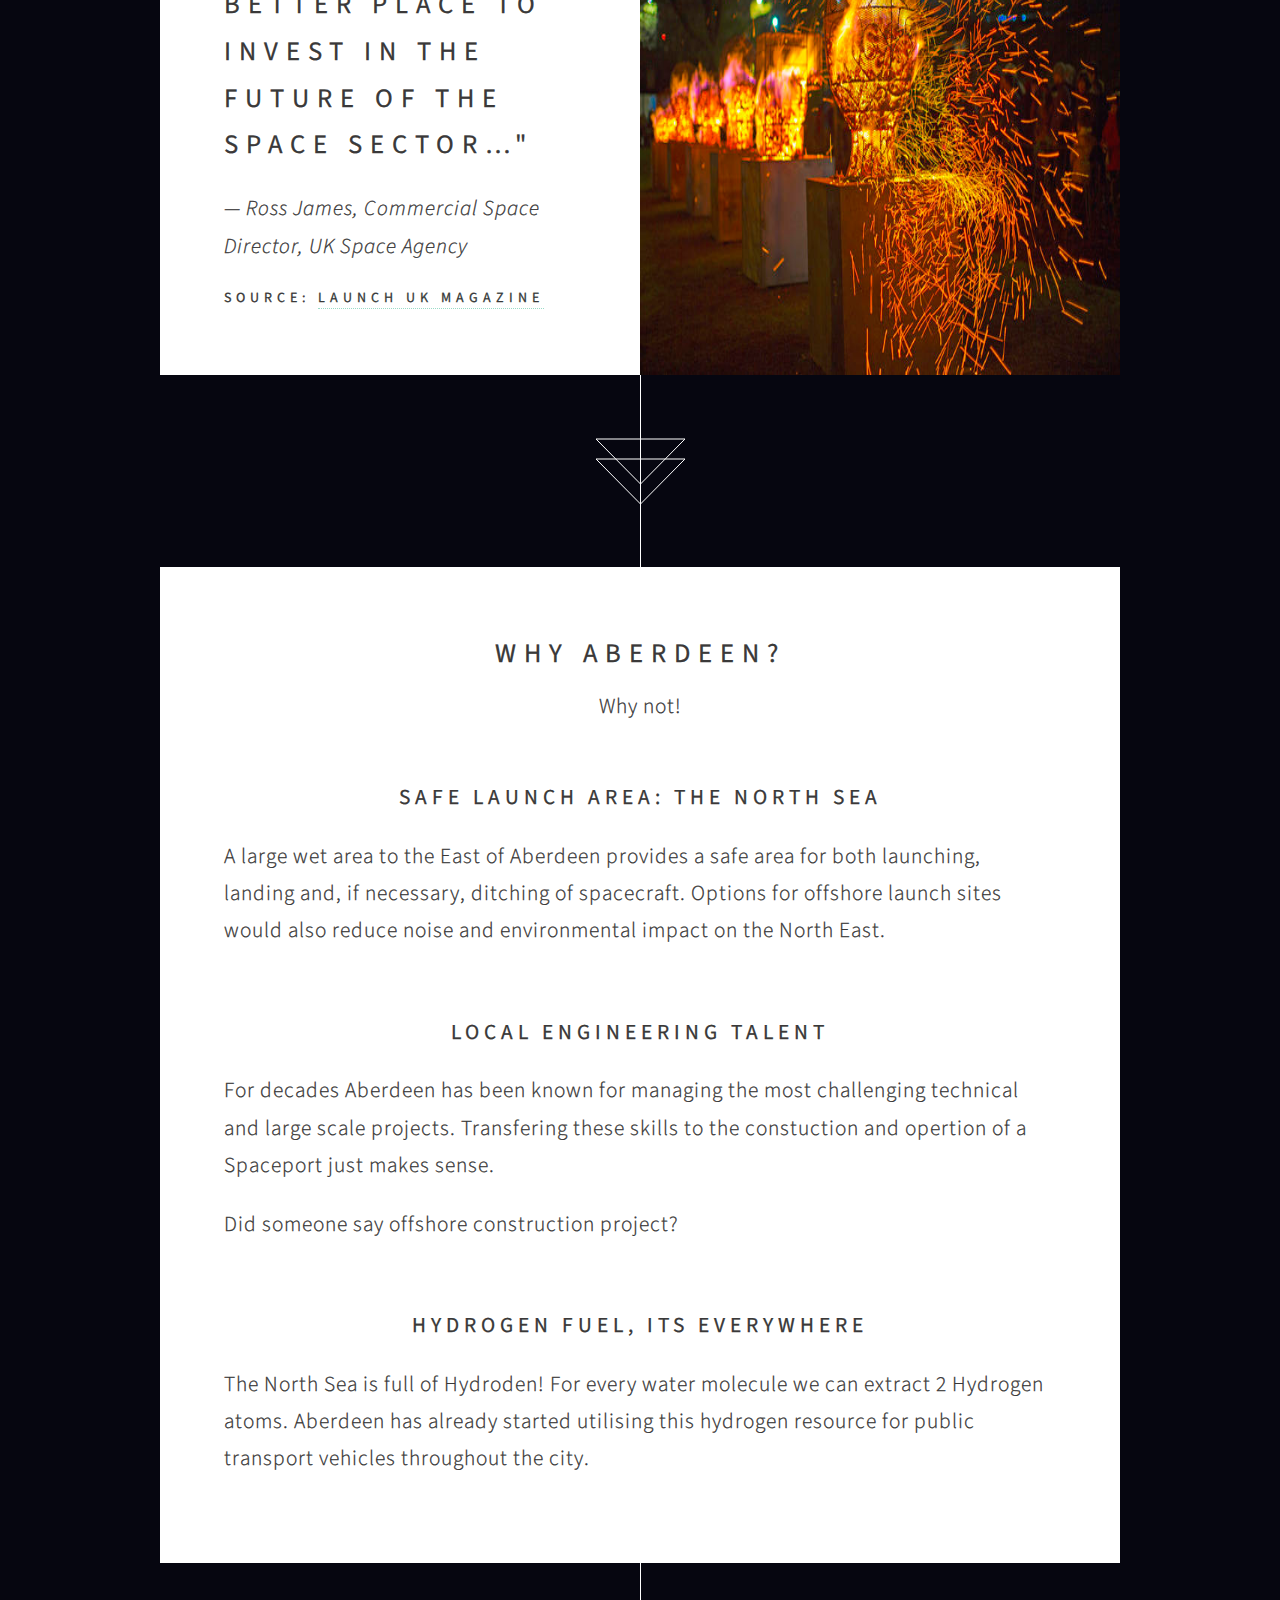
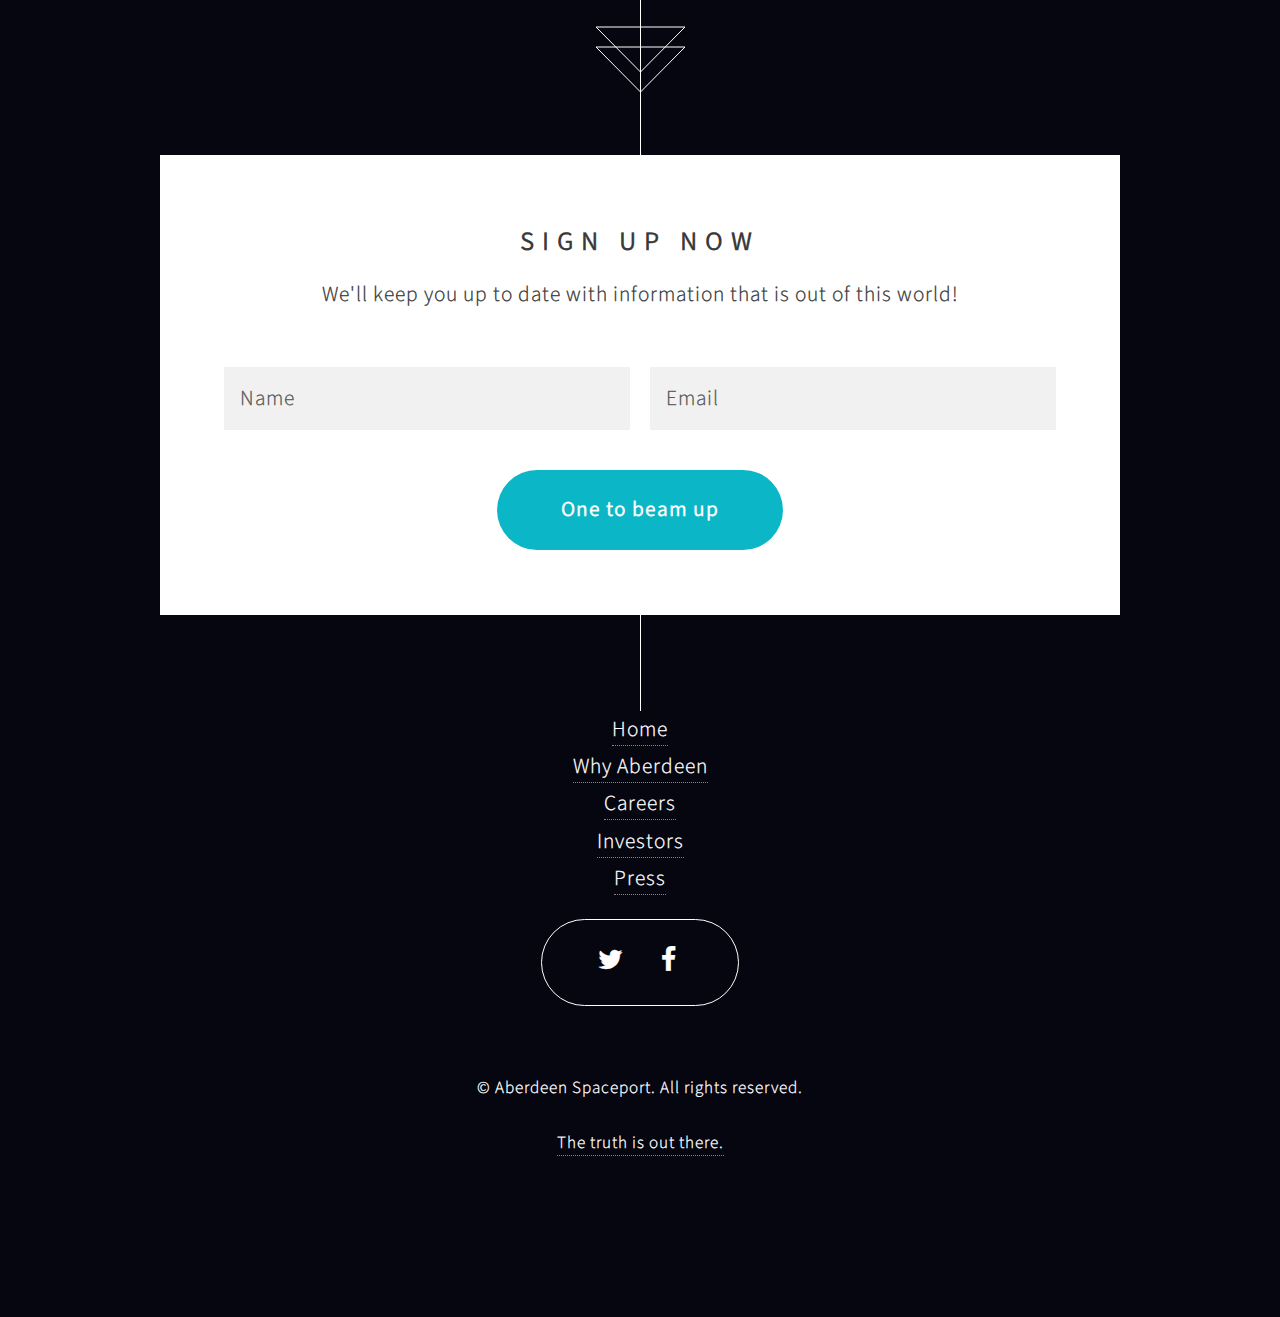
<file: why_aberdeen.html>
<!DOCTYPE HTML>
<!--
	Overflow by Pixelarity
	pixelarity.com @pixelarity
	License: pixelarity.com/license
-->
<html>
	<head>
		<!-- Global site tag (gtag.js) - Google Analytics -->
		<script async src="https://www.googletagmanager.com/gtag/js?id=UA-113449123-1"></script>
		<script>
		window.dataLayer = window.dataLayer || [];
		function gtag(){dataLayer.push(arguments);}
		gtag('js', new Date());
		gtag('config', 'UA-113449123-1');
		</script>
		<title>Aberdeen Spaceport 2020</title>
		<meta http-equiv="content-type" content="text/html; charset=utf-8" />
		<meta name="description" content="" />
		<meta name="keywords" content="" />
		<!--[if lte IE 8]><script src="css/ie/html5shiv.js"></script><![endif]-->
		<script src="js/jquery.min.js"></script>
		<script src="js/jquery.scrolly.min.js"></script>
		<script src="js/jquery.poptrox.min.js"></script>
		<script src="js/skel.min.js"></script>
		<script src="js/init.js"></script>
		<!-- <link href="https://maxcdn.bootstrapcdn.com/bootstrap/4.0.0/css/bootstrap.min.css" rel="stylesheet" integrity="sha384-Gn5384xqQ1aoWXA+058RXPxPg6fy4IWvTNh0E263XmFcJlSAwiGgFAW/dAiS6JXm" crossorigin="anonymous"> -->
		<noscript>
			<link rel="stylesheet" href="css/skel.css" />
			<link rel="stylesheet" href="css/style.css" />
		</noscript>
		<!--[if lte IE 8]><link rel="stylesheet" href="css/ie/v8.css" /><![endif]-->
	</head>
	<body>

		<!-- Header -->
			<section id="header">
				<header>
					<h1><img src="images/logo_white.png" width="600" alt="Aberdeen Spaceport" /></h1>
					<p>Why Aberdeen<br /><span id="countdown"></span></p>
				</header>
				<footer>
					<a href="#banner" class="button style2 scrolly-middle">MAKE IT SO</a>
				</footer>
			</section>

		<!-- Banner -->
			<section id="banner">
				<header>
					<h2>The energy capital of the Universe</h2>
				</header>
				<p>Aberdeen has been seen as the Energy Capital of just one continent for far too long.</p>
			</section>

		<!-- Feature 2 -->
			<article class="container box style1 left">
				<a href="#" class="image fit"><img src="images/AberdeenSpectra.jpg" alt="" /></a>
				<div class="inner">
					<header>
						<h2>"&hellip;there is no better place to invest in the future of the space sector&hellip;"</h2>
					</header>
					<p><em>— Ross James, Commercial Space Director, UK Space Agency</em></p>
					<h3 class="srclink">Source: <a href="https://www.gov.uk/government/uploads/system/uploads/attachment_data/file/651077/LaunchUK_Prospectus.pdf" target="_blank">Launch UK Magazine</a></h3>
				</div>
			</article>

		<!-- Generic -->

		<article class="container box style3">
				<header>
					<h2>Why Aberdeen?</h2>
					<p>Why not!</p>
				</header>
				<section>
					<header>
						<h3>Safe Launch Area: The North Sea</h3>
					</header>
					<p>A large wet area to the East of Aberdeen provides a safe area for both launching, landing and, if necessary, ditching of spacecraft.
						Options for offshore launch sites would also reduce noise and environmental impact on the North East.
					</p>
				</section>
				<section>
						<header>
							<h3>Local Engineering Talent</h3>
						</header>
						<p>For decades Aberdeen has been known for managing the most challenging technical and large scale projects.
							Transfering these skills to the constuction and opertion of a Spaceport just makes sense.
						</p>Did someone say offshore construction project?<p>
				</section>
				<section>
						<header>
							<h3>Hydrogen fuel, its everywhere</h3>
						</header>
						<p>The North Sea is full of Hydroden! For every water molecule we can extract 2 Hydrogen atoms.
						Aberdeen has already started utilising this hydrogen resource for public transport vehicles throughout the city.<p>
				</section>
				<!--<section>
					<header>
						<h3>Blockquote</h3>
					</header>
					<blockquote>Fringilla nisl. Donec accumsan interdum nisi, quis tincidunt felis sagittis eget.
					tempus euismod. Vestibulum ante ipsum primis in faucibus.</blockquote>
				</section>-->
			</article>

		<!-- Contact -->
			<article class="container box style3">
				<header>
					<h2>Sign up now</h2>
					<p>We'll keep you up to date with information that is out of this world!</p>
				</header>
				<form action="https://aberdeenspaceport.us17.list-manage.com/subscribe/post?u=b3f3cb3572c3d7aba5d343168&amp;id=5bbac37447" method="post" id="mc-embedded-subscribe-form" name="mc-embedded-subscribe-form" class="validate" target="_blank" novalidate>
					<div class="row 50%">
						<div class="6u"><input type="text" value="" name="FNAME" class="" id="mce-FNAME" placeholder="Name" /></div>
						<div class="6u"><input type="email" value="" name="EMAIL" class="required email" id="mce-EMAIL" placeholder="Email" /></div>
						<div style="position: absolute; left: -5000px;" aria-hidden="true"><input type="text" name="b_b3f3cb3572c3d7aba5d343168_5bbac37447" tabindex="-1" value=""></div>
					</div>
					<div class="row">
						<div class="12u">
							<ul class="actions">
								<li><div class="clear"><input type="submit" value="One to beam up" name="subscribe" id="mc-embedded-subscribe" class="button"></div></li>
							</ul>
						</div>
					</div>
				</form>
			</article>

		<section id="footer">
			<nav class="navbar navbar-dark bg-faded">
				<div class="collapse navbar-collapse">
					<ul class="navbar-nav mr-auto mt-2 mt-md-0">
					<li class="nav-item">
						<a class="nav-link" href="index.html">Home</a>
					</li>
					<li class="nav-item">
						<a class="nav-link" href="why_aberdeen.html">Why Aberdeen</a>
					</li>
					<li class="nav-item">
						<a class="nav-link" href="careers.html">Careers</a>
					</li>
					<li class="nav-item">
						<a class="nav-link" href="investors.html">Investors</a>
					</li>
					<li class="nav-item">
						<a class="nav-link" href="Asteroids/index.html">Press</a>
					</li>
					<!-- <li class="nav-item">
						<a class="nav-link" href="careers.html">Contact</a>
					</li> -->
				</div>
			</nav>
			<ul class="icons">
				<li><a href="https://twitter.com/abrdnspaceport" class="icon fa-twitter" target="_blank"><span class="label">Twitter</span></a></li>
				<li><a href="https://www.facebook.com/AbrdnSpaceport" class="icon fa-facebook"><span class="label">Facebook</span></a></li><!--
				<li><a href="#" class="icon fa-google-plus"><span class="label">Google+</span></a></li>
				<li><a href="#" class="icon fa-pinterest"><span class="label">Pinterest</span></a></li>
				<li><a href="#" class="icon fa-dribbble"><span class="label">Dribbble</span></a></li>
				<li><a href="#" class="icon fa-linkedin"><span class="label">LinkedIn</span></a></li> -->
			</ul>
			<div class="copyright">
				<ul class="menu">
					<li>&copy; Aberdeen Spaceport. All rights reserved.</li>
				</ul>
				<ul class="menu">
					<li><class="srclink"><a href="https://youtu.be/uYSIttRLa1g" target="_blank">The truth is out there.</a></li>
				</ul>
			</div>
		</section>



	</body>


</html>
</file>
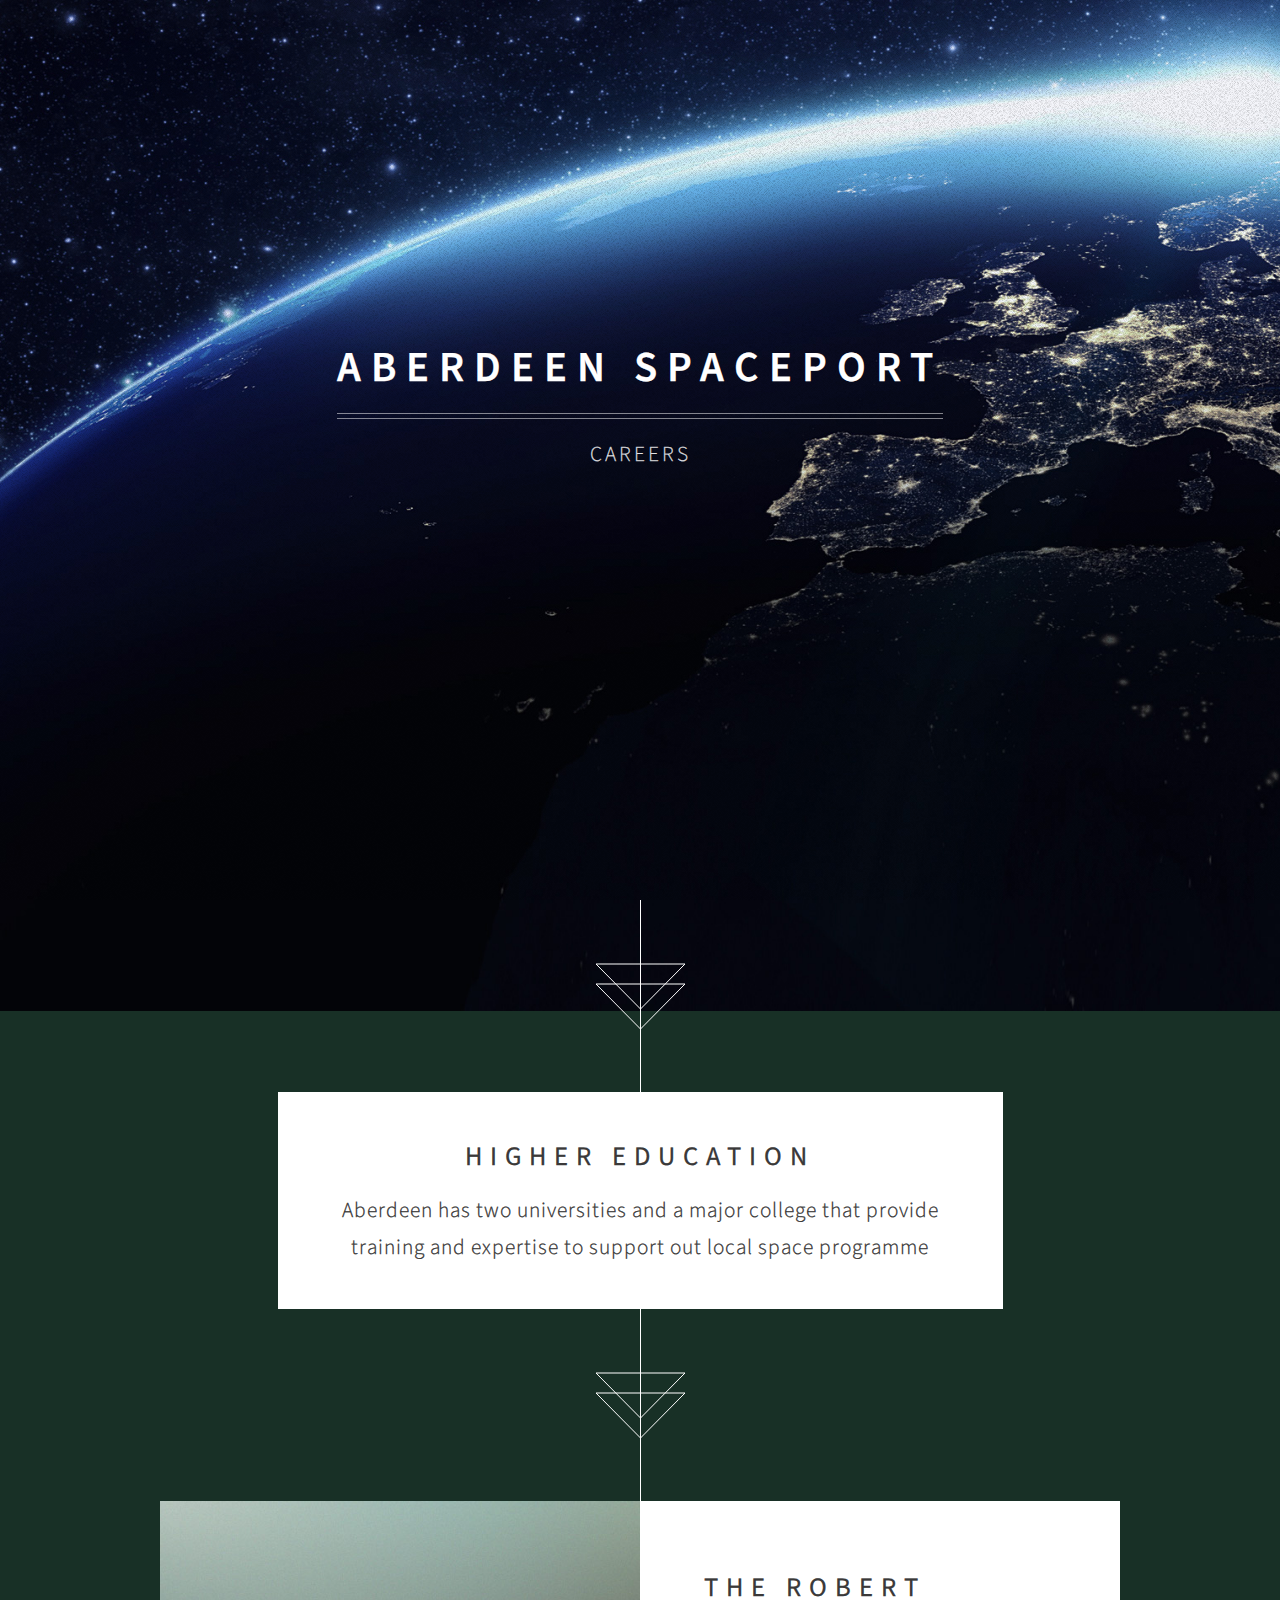
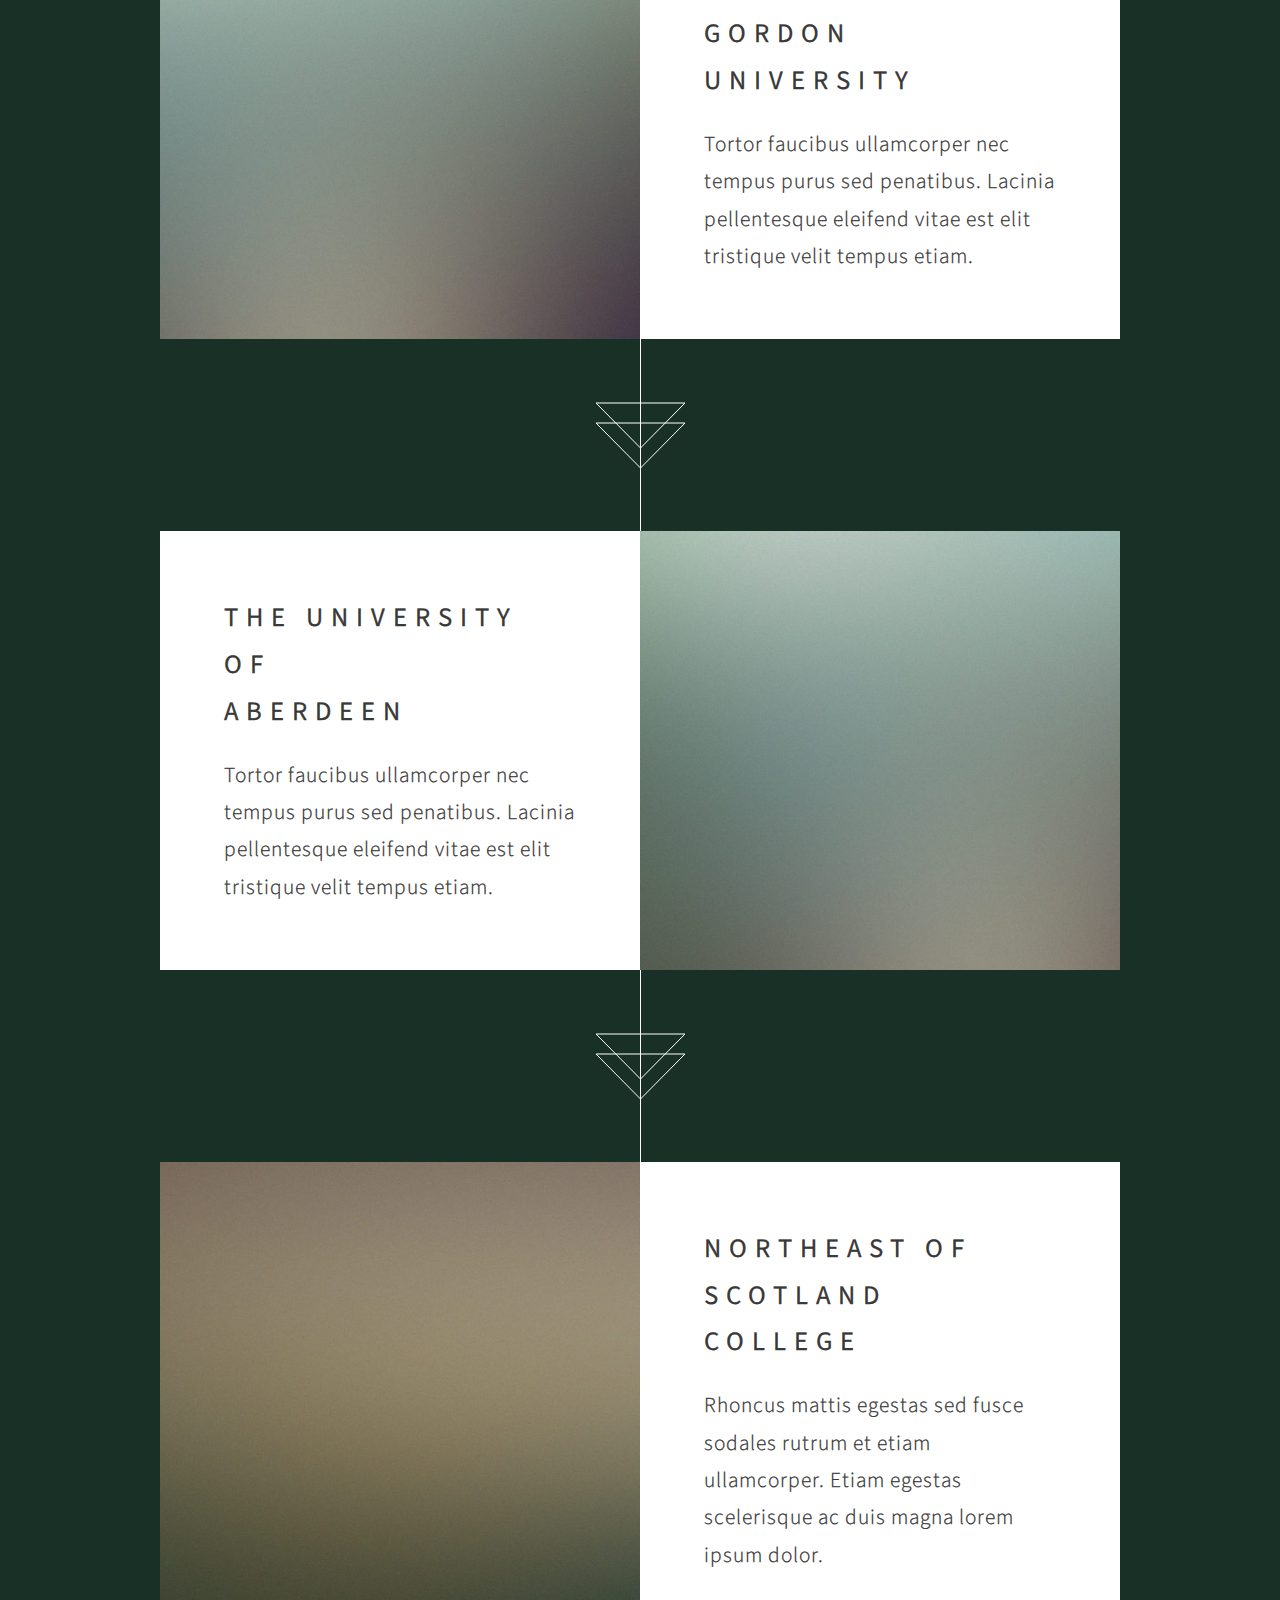
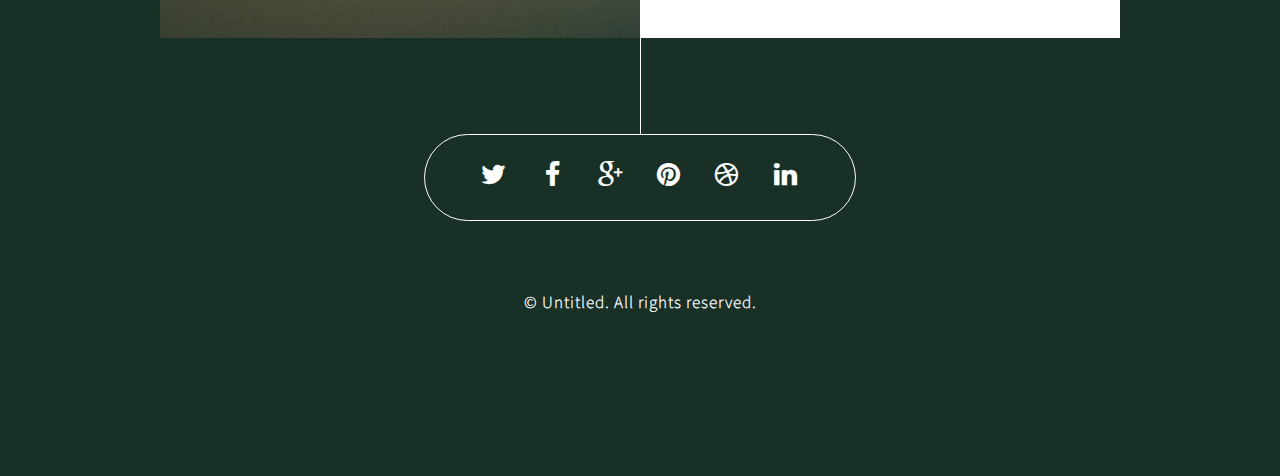
<file: site/careers.html>
<!DOCTYPE HTML>
<!--
	Overflow by Pixelarity
	pixelarity.com @pixelarity
	License: pixelarity.com/license
-->
<html>
	<head>
		<title>Careers Locally</title>
		<meta http-equiv="content-type" content="text/html; charset=utf-8" />
		<meta name="description" content="" />
		<meta name="keywords" content="" />
		<!--[if lte IE 8]><script src="css/ie/html5shiv.js"></script><![endif]-->
		<script src="js/jquery.min.js"></script>
		<script src="js/jquery.scrolly.min.js"></script>
		<script src="js/jquery.poptrox.min.js"></script>
		<script src="js/skel.min.js"></script>
		<script src="js/init.js"></script>
		<noscript>
			<link rel="stylesheet" href="css/skel.css" />
			<link rel="stylesheet" href="css/style.css" />
		</noscript>
		<!--[if lte IE 8]><link rel="stylesheet" href="css/ie/v8.css" /><![endif]-->
	</head>
	<body>

		<!-- Header -->
			<section id="header">
				<header>
					<h1>Aberdeen Spaceport</h1>
					<p>Careers</p>
				</header>
			
            </section>
            <!-- Portfolio -->
			<article class="container box style2">
				<header>
					<h2>Higher Education</h2>
					<p>Aberdeen has two universities and a major college that provide<br />
					training and expertise to support out local space programme</p>
				</header>

			</article>
	<!-- Feature 1 -->
			<article id="first" class="container box style1 right">
				<a href="#" class="image fit"><img src="images/pic01.jpg" alt="" /></a>
				<div class="inner">
					<header>
						<h2>The Robert Gordon<br />
						University</h2>
					</header>
					<p>Tortor faucibus ullamcorper nec tempus purus sed penatibus. Lacinia pellentesque eleifend vitae est elit tristique velit tempus etiam.</p>
				</div>
			</article>

		<!-- Feature 1 -->
			<article class="container box style1 left">
				<a href="#" class="image fit"><img src="images/pic01.jpg" alt="" /></a>
				<div class="inner">
					<header>
						<h2>The University of <br />
						Aberdeen</h2>
					</header>
					<p>Tortor faucibus ullamcorper nec tempus purus sed penatibus. Lacinia pellentesque eleifend vitae est elit tristique velit tempus etiam.</p>
				</div>
			</article>

		<!-- Feature 2 -->
			<article class="container box style1 right">
				<a href="#" class="image fit"><img src="images/pic02.jpg" alt="" /></a>
				<div class="inner">
					<header>
						<h2>Northeast of Scotland  <br />
                            College</h2>
					</header>
					<p>Rhoncus mattis egestas sed fusce sodales rutrum et etiam ullamcorper. Etiam egestas scelerisque ac duis magna lorem ipsum dolor.</p>
				</div>
			</article>

		<!-- Portfolio -->
			<!-- <article class="container box style2">
				<header>
					<h2>Magnis parturient</h2>
					<p>Justo phasellus et aenean dignissim<br />
					placerat cubilia purus lectus.</p>
				</header>
				<div class="inner gallery">
					<div class="row 0%">
						<div class="3u"><a href="images/fulls/01.jpg" class="image fit"><img src="images/thumbs/01.jpg" alt="" title="Ut porttitor" /></a></div>
						<div class="3u"><a href="images/fulls/02.jpg" class="image fit"><img src="images/thumbs/02.jpg" alt="" title="Natoque ac Cubilia" /></a></div>
						<div class="3u"><a href="images/fulls/03.jpg" class="image fit"><img src="images/thumbs/03.jpg" alt="" title="Nulla" /></a></div>
						<div class="3u"><a href="images/fulls/04.jpg" class="image fit"><img src="images/thumbs/04.jpg" alt="" title="Erat nisl ata cep ac Condimentum, varius" /></a></div>
					</div>
					<div class="row 0%">
						<div class="3u"><a href="images/fulls/05.jpg" class="image fit"><img src="images/thumbs/05.jpg" alt="" title="Aliquet" /></a></div>
						<div class="3u"><a href="images/fulls/06.jpg" class="image fit"><img src="images/thumbs/06.jpg" alt="" title="Adipiscing." /></a></div>
						<div class="3u"><a href="images/fulls/07.jpg" class="image fit"><img src="images/thumbs/07.jpg" alt="" title="Feugiat dis arcu eget" /></a></div>
						<div class="3u"><a href="images/fulls/08.jpg" class="image fit"><img src="images/thumbs/08.jpg" alt="" title="Turpis odio ata mi est nunc nisl" /></a></div>
					</div>
				</div>
			</article> -->

	
		<!-- Generic -->
		
		

		<section id="footer">
			<ul class="icons">
				<li><a href="#" class="icon fa-twitter"><span class="label">Twitter</span></a></li>
				<li><a href="#" class="icon fa-facebook"><span class="label">Facebook</span></a></li>
				<li><a href="#" class="icon fa-google-plus"><span class="label">Google+</span></a></li>
				<li><a href="#" class="icon fa-pinterest"><span class="label">Pinterest</span></a></li>
				<li><a href="#" class="icon fa-dribbble"><span class="label">Dribbble</span></a></li>
				<li><a href="#" class="icon fa-linkedin"><span class="label">LinkedIn</span></a></li>
			</ul>
			<div class="copyright">
				<ul class="menu">
					<li>&copy; Untitled. All rights reserved.</li>
				</ul>
			</div>
		</section>

	</body>
</html>
</file>
<file: css/ie/v8.css>
/*
	Overflow by Pixelarity
	pixelarity.com @pixelarity
	License: pixelarity.com/license
*/

/*********************************************************************************/
/* Basic                                                                         */
/*********************************************************************************/

	body
	{
		background-image:		url('../../images/bg.jpg');
		background-repeat:		no-repeat;
		background-size:		cover;
		background-position: 	auto;
		background-attachment:	scroll;
		-ms-behavior: url('css/ie/backgroundsize.min.htc');
	}

	/* Section/Article */

		section,
		article
		{
		}
		
			section > .last-child,
			article > .last-child
			{
				margin-bottom: 0;
			}

			section.last-child,
			article.last-child
			{
				margin-bottom: 0;
			}

	/* Button */

		input[type="button"],
		input[type="submit"],
		input[type="reset"],
		.button
		{
			position: relative;
			-ms-behavior: url('css/ie/PIE.htc');
		}

			input[type="button"].style2,
			input[type="submit"].style2,
			input[type="reset"].style2,
			.button.style2
			{
			}

				input[type="button"].style2:hover,
				input[type="submit"].style2:hover,
				input[type="reset"].style2:hover,
				.button.style2:hover
				{
					color: #0bb7c6 !important;
				}
			
			input[type="button"].style3,
			input[type="submit"].style3,
			input[type="reset"].style3,
			.button.style3
			{
				background: #fefefe;
				border: solid 1px #dad9d9;
			}
			
/*********************************************************************************/
/* Footer                                                                        */
/*********************************************************************************/

	#footer
	{
	}

		#footer .icons
		{
			position: relative;
			-ms-behavior: url('css/ie/PIE.htc');
		}
		
/*********************************************************************************/
/* Header                                                                        */
/*********************************************************************************/

	#header
	{
	}
	
		#header header
		{
		}

			#header header p
			{
				border-top: solid 1px #888;
			}
</file>
<file: site/css/ie/v8.css>
/*
	Overflow by Pixelarity
	pixelarity.com @pixelarity
	License: pixelarity.com/license
*/

/*********************************************************************************/
/* Basic                                                                         */
/*********************************************************************************/

	body
	{
		background-image:		url('../../images/bg.jpg');
		background-repeat:		no-repeat;
		background-size:		cover;
		background-position: 	auto;
		background-attachment:	scroll;
		-ms-behavior: url('css/ie/backgroundsize.min.htc');
	}

	/* Section/Article */

		section,
		article
		{
		}
		
			section > .last-child,
			article > .last-child
			{
				margin-bottom: 0;
			}

			section.last-child,
			article.last-child
			{
				margin-bottom: 0;
			}

	/* Button */

		input[type="button"],
		input[type="submit"],
		input[type="reset"],
		.button
		{
			position: relative;
			-ms-behavior: url('css/ie/PIE.htc');
		}

			input[type="button"].style2,
			input[type="submit"].style2,
			input[type="reset"].style2,
			.button.style2
			{
			}

				input[type="button"].style2:hover,
				input[type="submit"].style2:hover,
				input[type="reset"].style2:hover,
				.button.style2:hover
				{
					color: #0bb7c6 !important;
				}
			
			input[type="button"].style3,
			input[type="submit"].style3,
			input[type="reset"].style3,
			.button.style3
			{
				background: #fefefe;
				border: solid 1px #dad9d9;
			}
			
/*********************************************************************************/
/* Footer                                                                        */
/*********************************************************************************/

	#footer
	{
	}

		#footer .icons
		{
			position: relative;
			-ms-behavior: url('css/ie/PIE.htc');
		}
		
/*********************************************************************************/
/* Header                                                                        */
/*********************************************************************************/

	#header
	{
	}
	
		#header header
		{
		}

			#header header p
			{
				border-top: solid 1px #888;
			}
</file>
<file: css/skel.css>
/* Resets (http://meyerweb.com/eric/tools/css/reset/ | v2.0 | 20110126 | License: none (public domain)) */

	html,body,div,span,applet,object,iframe,h1,h2,h3,h4,h5,h6,p,blockquote,pre,a,abbr,acronym,address,big,cite,code,del,dfn,em,img,ins,kbd,q,s,samp,small,strike,strong,sub,sup,tt,var,b,u,i,center,dl,dt,dd,ol,ul,li,fieldset,form,label,legend,table,caption,tbody,tfoot,thead,tr,th,td,article,aside,canvas,details,embed,figure,figcaption,footer,header,hgroup,menu,nav,output,ruby,section,summary,time,mark,audio,video{margin:0;padding:0;border:0;font-size:100%;font:inherit;vertical-align:baseline;}article,aside,details,figcaption,figure,footer,header,hgroup,menu,nav,section{display:block;}body{line-height:1;}ol,ul{list-style:none;}blockquote,q{quotes:none;}blockquote:before,blockquote:after,q:before,q:after{content:'';content:none;}table{border-collapse:collapse;border-spacing:0;}body{-webkit-text-size-adjust:none}

/* Box Model */

	*, *:before, *:after {
		-moz-box-sizing: border-box;
		-webkit-box-sizing: border-box;
		box-sizing: border-box;
	}

/* Container */

	.container {
		margin-left: auto;
		margin-right: auto;

		/* width: (containers) */
		width: 1200px;
	}

	/* Modifiers */

		/* 125% */
			.container.\31 25\25 {
				width: 100%;

				/* max-width: (containers * 1.25) */
				max-width: 1500px;

				/* min-width: (containers) */
				min-width: 1200px;
			}

		/* 75% */
			.container.\37 5\25 {

				/* width: (containers * 0.75) */
				width: 900px;

			}

		/* 50% */
			.container.\35 0\25 {

				/* width: (containers * 0.50) */
				width: 600px;

			}

		/* 25% */
			.container.\32 5\25 {

				/* width: (containers * 0.25) */
				width: 300px;

			}

/* Grid */

	.row {
		border-bottom: solid 1px transparent;
	}

	.row > * {
		float: left;
	}

	.row:after, .row:before {
		content: '';
		display: block;
		clear: both;
		height: 0;
	}

	.row.uniform > * > :first-child {
		margin-top: 0;
	}

	.row.uniform > * > :last-child {
		margin-bottom: 0;
	}

	/* Gutters */

		/* Normal */

			.row > * {
				/* padding: (gutters.horizontal) 0 0 (gutters.vertical) */
				padding: 40px 0 0 40px;
			}

			.row {
				/* margin: -(gutters.horizontal) 0 -1px -(gutters.vertical) */
				margin: -40px 0 -1px -40px;
			}

			.row.uniform > * {
				/* padding: (gutters.vertical) 0 0 (gutters.vertical) */
				padding: 40px 0 0 40px;
			}

			.row.uniform {
				/* margin: -(gutters.vertical) 0 -1px -(gutters.vertical) */
				margin: -40px 0 -1px -40px;
			}

		/* 200% */

			.row.\32 00\25 > * {
				/* padding: (gutters.horizontal) 0 0 (gutters.vertical) */
				padding: 80px 0 0 80px;
			}

			.row.\32 00\25 {
				/* margin: -(gutters.horizontal) 0 -1px -(gutters.vertical) */
				margin: -80px 0 -1px -80px;
			}

			.row.uniform.\32 00\25 > * {
				/* padding: (gutters.vertical) 0 0 (gutters.vertical) */
				padding: 80px 0 0 80px;
			}

			.row.uniform.\32 00\25 {
				/* margin: -(gutters.vertical) 0 -1px -(gutters.vertical) */
				margin: -80px 0 -1px -80px;
			}

		/* 150% */

			.row.\31 50\25 > * {
				/* padding: (gutters.horizontal) 0 0 (gutters.vertical) */
				padding: 60px 0 0 60px;
			}

			.row.\31 50\25 {
				/* margin: -(gutters.horizontal) 0 -1px -(gutters.vertical) */
				margin: -60px 0 -1px -60px;
			}

			.row.uniform.\31 50\25 > * {
				/* padding: (gutters.vertical) 0 0 (gutters.vertical) */
				padding: 60px 0 0 60px;
			}

			.row.uniform.\31 50\25 {
				/* margin: -(gutters.vertical) 0 -1px -(gutters.vertical) */
				margin: -60px 0 -1px -60px;
			}

		/* 50% */

			.row.\35 0\25 > * {
				/* padding: (gutters.horizontal) 0 0 (gutters.vertical) */
				padding: 20px 0 0 20px;
			}

			.row.\35 0\25 {
				/* margin: -(gutters.horizontal) 0 -1px -(gutters.vertical) */
				margin: -20px 0 -1px -20px;
			}

			.row.uniform.\35 0\25 > * {
				/* padding: (gutters.vertical) 0 0 (gutters.vertical) */
				padding: 20px 0 0 20px;
			}

			.row.uniform.\35 0\25 {
				/* margin: -(gutters.vertical) 0 -1px -(gutters.vertical) */
				margin: -20px 0 -1px -20px;
			}

		/* 25% */

			.row.\32 5\25 > * {
				/* padding: (gutters.horizontal) 0 0 (gutters.vertical) */
				padding: 10px 0 0 10px;
			}

			.row.\32 5\25 {
				/* margin: -(gutters.horizontal) 0 -1px -(gutters.vertical) */
				margin: -10px 0 -1px -10px;
			}

			.row.uniform.\32 5\25 > * {
				/* padding: (gutters.vertical) 0 0 (gutters.vertical) */
				padding: 10px 0 0 10px;
			}

			.row.uniform.\32 5\25 {
				/* margin: -(gutters.vertical) 0 -1px -(gutters.vertical) */
				margin: -10px 0 -1px -10px;
			}

		/* 0% */

			.row.\30 \25 > * {
				padding: 0;
			}

			.row.\30 \25 {
				margin: 0 0 -1px 0;
			}

	/* Cells */

		.\31 2u, .\31 2u\24 { width: 100%; clear: none; margin-left: 0; }
		.\31 1u, .\31 1u\24 { width: 91.6666666667%; clear: none; margin-left: 0; }
		.\31 0u, .\31 0u\24 { width: 83.3333333333%; clear: none; margin-left: 0; }
		.\39 u, .\39 u\24 { width: 75%; clear: none; margin-left: 0; }
		.\38 u, .\38 u\24 { width: 66.6666666667%; clear: none; margin-left: 0; }
		.\37 u, .\37 u\24 { width: 58.3333333333%; clear: none; margin-left: 0; }
		.\36 u, .\36 u\24 { width: 50%; clear: none; margin-left: 0; }
		.\35 u, .\35 u\24 { width: 41.6666666667%; clear: none; margin-left: 0; }
		.\34 u, .\34 u\24 { width: 33.3333333333%; clear: none; margin-left: 0; }
		.\33 u, .\33 u\24 { width: 25%; clear: none; margin-left: 0; }
		.\32 u, .\32 u\24 { width: 16.6666666667%; clear: none; margin-left: 0; }
		.\31 u, .\31 u\24 { width: 8.3333333333%; clear: none; margin-left: 0; }

		.\31 2u\24 + *,
		.\31 1u\24 + *,
		.\31 0u\24 + *,
		.\39 u\24 + *,
		.\38 u\24 + *,
		.\37 u\24 + *,
		.\36 u\24 + *,
		.\35 u\24 + *,
		.\34 u\24 + *,
		.\33 u\24 + *,
		.\32 u\24 + *,
		.\31 u\24 + * {
			clear: left;
		}

		.\-11u { margin-left: 91.6666666667% }
		.\-10u { margin-left: 83.3333333333% }
		.\-9u { margin-left: 75% }
		.\-8u { margin-left: 66.6666666667% }
		.\-7u { margin-left: 58.3333333333% }
		.\-6u { margin-left: 50% }
		.\-5u { margin-left: 41.6666666667% }
		.\-4u { margin-left: 33.3333333333% }
		.\-3u { margin-left: 25% }
		.\-2u { margin-left: 16.6666666667% }
		.\-1u { margin-left: 8.3333333333% }
</file>
<file: css/style.css>
@charset 'UTF-8';
@import url('http://fonts.googleapis.com/css?family=Source+Sans+Pro:300,300italic,400,600');
@import url('font-awesome.min.css');

/*
	Overflow by Pixelarity
	pixelarity.com @pixelarity
	License: pixelarity.com/license
*/

/*********************************************************************************/
/* Basic                                                                         */
/*********************************************************************************/

	body
	{
		background-color:		#060610;
		background-image:		url('images/overlay.png'),			url('../images/cover.jpg');
		background-repeat:		repeat,								no-repeat;
		background-size:		auto,								cover;
		background-position: 	top left,							center 0;
		background-attachment:	fixed,								fixed;
	}

		body.is-scroll
		{
			background-attachment:	scroll,								scroll;
			background-size:		auto,								100% auto;
		}

		body.is-loading *
		{
			-moz-transition: none !important;
			-webkit-transition: none !important;
			-o-transition: none !important;
			-ms-transition: none !important;
			transition: none !important;
			-moz-animation: none !important;
			-webkit-animation: none !important;
			-o-animation: none !important;
			-ms-animation: none !important;
			animation: none !important;
		}

	body,input,textarea,select
	{
		font-family: 'Source Sans Pro', sans-serif;
		font-size: 18pt;
		line-height: 1.75em;
		font-weight: 300;
		letter-spacing: 1px;
		color: #3a3939;
		text-shadow: 0 0 0.5px rgba(58,57,57,0.25);
		-webkit-text-stroke: 0.25px;
	}

	h1,h2,h3,h4,h5,h6
	{
		font-weight: 400;
		text-transform: uppercase;
		line-height: 1.75em;
	}
	
		h1 a, h2 a, h3 a, h4 a, h5 a, h6 a
		{
			color: inherit;
			text-decoration: none;
		}
		
	h2
	{
		font-size: 1.25em;
		letter-spacing: 8px;
	}
	
	h3
	{
		font-size: 1em;
		letter-spacing: 5px;
	}
		
	strong, b
	{
		font-weight: 400;
	}
	
	em, i
	{
		font-style: italic;
	}

	a
	{
		color: #0bb7c6;
		text-shadow: 0 0 0.5px rgba(53,184,143,0.25);
		-moz-transition: border-color 0.35s ease-in-out, color 0.35s ease-in-out;
		-webkit-transition: border-color 0.35s ease-in-out, color 0.35s ease-in-out;
		-o-transition: border-color 0.35s ease-in-out, color 0.35s ease-in-out;
		-ms-transition: border-color 0.35s ease-in-out, color 0.35s ease-in-out;
		transition: border-color 0.35s ease-in-out, color 0.35s ease-in-out;
		text-decoration: none;
		border-bottom: dotted 1px rgba(53,184,143,0.5);
	}
	
		a:hover
		{
			border-bottom-color: rgba(53,184,143,0);
		}

	sub
	{
		position: relative;
		top: 0.5em;
		font-size: 0.8em;
	}
	
	sup
	{
		position: relative;
		top: -0.5em;
		font-size: 0.8em;
	}
	
	hr
	{
		border: 0;
		border-top: solid 1px #dad9d9;
		margin: 2em 0 2em 0;
	}
	
	blockquote
	{
		border-left: solid 0.5em #eae9e9;
		padding: 1em 0 1em 2em;
		font-style: italic;
	}
	
	p, ul, ol, dl, table
	{
		margin-bottom: 1em;
	}

	header
	{
		margin-bottom: 1em;
	}
	
		header p
		{
			display: block;
			margin: 0.5em 0 0 0;
			padding: 0 0 1.5em 0;
		}
		
	footer
	{
		margin-top: 1em;
	}

	br.clear
	{
		clear: both;
	}

	/* Sections/Article */
	
		section,
		article
		{
			margin-bottom: 3em;
		}
		
			section > :last-child,
			article > :last-child
			{
				margin-bottom: 0;
			}

			section:last-child,
			article:last-child
			{
				margin-bottom: 0;
			}

			.row > section,
			.row > article
			{
				margin-bottom: 0;
			}

	/* Image */

		.image
		{
			display: inline-block;
			border: 0;
		}
		
			.image img
			{
				display: block;
				width: 100%;
			}

			.image.featured
			{
				display: block;
				width: 100%;
				margin: 0 0 2em 0;
			}
			
			.image.fit
			{
				display: block;
				width: 100%;
			}
			
			.image.left
			{
				float: left;
				margin: 0 2em 2em 0;
			}
			
			.image.centered
			{
				display: block;
				margin: 0 0 2em 0;
			}

				.image.centered img
				{
					margin: 0 auto;
					width: auto;
				}

	/* List */

		ul
		{
		}

			ul.default
			{
				list-style: disc;
				padding-left: 1em;
			}
			
				ul.default li
				{
					padding-left: 1.5em;
					margin-top: 1.5em;
				}		
				
				ul.default li:first-child
				{
					margin-top: 0;
				}

			ul.icons
			{
				cursor: default;
			}	
			
				ul.icons li
				{
					display: inline-block;
				}
				
					ul.icons a
					{
						display: inline-block;
						width: 2.5em;
						height: 2.5em;
						line-height: 2.5em;
						text-align: center;
						border: 0;
					}

			ul.menu
			{
				cursor: default;
			}
			
				ul.menu li
				{
					display: inline-block;
					line-height: 1em;
					border-left: solid 1px #dad9d9;
					padding: 0 0 0 0.5em;
					margin: 0 0 0 0.5em;
				}
				
				ul.menu li:first-child
				{
					border-left: 0;
					padding-left: 0;
					margin-left: 0;
				}

			ul.actions
			{
				cursor: default;
			}
			
				ul.actions li
				{
					display: inline-block;
					margin: 0 0 0 0.5em;
				}
				
				ul.actions li:first-child
				{
					margin-left: 0;
				}

		ol
		{
		}

			ol.default
			{
				list-style: decimal;
				padding-left: 1.25em;
			}

				ol.default li
				{
					padding-left: 1.25em;
					margin-top: 1.5em;
				}

				ul.default li:first-child
				{
					margin-top: 0;
				}

	/* Form */

		form
		{
		}
		
			form label
			{
				display: block;
				margin: 0 0 0.5em 0;
			}
		
			form input[type="text"],
			form input[type="email"],
			form input[type="password"],
			form select,
			form textarea
			{
				-webkit-appearance: none;
				display: block;
				border: 0;
				background: #f1f1f1;
				width: 100%;
				padding: 0.75em;
				-moz-transition: background-color 0.35s ease-in-out;
				-webkit-transition: background-color 0.35s ease-in-out;
				-o-transition: background-color 0.35s ease-in-out;
				-ms-transition: background-color 0.35s ease-in-out;
				transition: background-color 0.35s ease-in-out;
			}

			form input[type="text"],
			form input[type="email"],
			form input[type="password"],
			form select
			{
				line-height: 1em;
			}

			form textarea
			{
				min-height: 12em;
			}

				form input[type="text"]:focus,
				form input[type="email"]:focus,
				form input[type="password"]:focus,
				form select:focus,
				form textarea:focus
				{
					background: #f8f8f8;
				}
				
				form .formerize-placeholder
				{
					color: #5a5959 !important;
				}

				form ::-webkit-input-placeholder
				{
					color: #5a5959 !important;
				}

				form :-moz-placeholder
				{
					color: #5a5959 !important;
				}

				form ::-moz-placeholder
				{
					color: #5a5959 !important;
				}

				form :-ms-input-placeholder
				{
					color: #5a5959 !important;
				}

				form ::-moz-focus-inner
				{
					border: 0;
				}

			form ul.actions
			{
				margin-bottom: 0;
				text-align: center;
			}
			
	/* Table */
	
		.table-wrapper
		{
			width: 100%;
			overflow-x: auto;
			-webkit-overflow-scrolling: touch;
		}
	
		table
		{
			width: 100%;
		}
		
			table.default
			{
				width: 100%;
			}
			
				table.default tbody tr
				{
					border-top: solid 1px #eae9e9;
				}

				table.default tbody tr:first-child
				{
					border-top: 0;
				}
				
				table.default td
				{
					padding: 0.75em 1.25em 0.75em 1.25em;
				}
				
				table.default th
				{
					text-align: left;
					font-weight: 400;
					padding: 0.75em 1.25em 0.75em 1.25em;
				}
			
				table.default thead
				{
					background: #f5f5f5;
				}
				
				table.default tfoot
				{
				}
				
				table.default tbody
				{
				}

	/* Button */
		
		input[type="button"],
		input[type="submit"],
		input[type="reset"],
		.button
		{
			-webkit-appearance: none;
			position: relative;
			display: inline-block;
			border: 0;
			background: #0bb7c6;
			color: #fff;
			text-shadow: 0 0 0.5px rgba(255,255,255,0.25);
			cursor: pointer;
			text-decoration: none;
			outline: 0;
			padding: 1em 3em 1em 3em;
			text-align: center;
			border-radius: 3em;
			font-weight: 400;
			-moz-transition: background-color 0.35s ease-in-out, color 0.35s ease-in-out;
			-webkit-transition: background-color 0.35s ease-in-out, color 0.35s ease-in-out;
			-o-transition: background-color 0.35s ease-in-out, color 0.35s ease-in-out;
			-ms-transition: background-color 0.35s ease-in-out, color 0.35s ease-in-out;
			transition: background-color 0.35s ease-in-out, color 0.35s ease-in-out;
		}

			input[type="button"]:hover,
			input[type="submit"]:hover,
			input[type="reset"]:hover,
			.button:hover
			{
				background: #1bc7d6;
			}
		
			input[type="button"].style2,
			input[type="submit"].style2,
			input[type="reset"].style2,
			.button.style2
			{
				color: #3a3939;
				background: #fff;
				box-shadow: inset 0 0 0 1px #fff;
			}

				input[type="button"].style2:hover,
				input[type="submit"].style2:hover,
				input[type="reset"].style2:hover,
				.button.style2:hover
				{
					background: rgba(255,255,255,0.1);
					color: #fff !important;
					text-shadow: 0 0 0.5px rgba(255,255,255,0.25) !important;
				}
				
			input[type="button"].style3,
			input[type="submit"].style3,
			input[type="reset"].style3,
			.button.style3
			{
				background: none;
				color: #3a3939;
				box-shadow: inset 0 0 0 1px #dad9d9;
			}
			
				input[type="button"].style3:hover,
				input[type="submit"].style3:hover,
				input[type="reset"].style3:hover,
				.button.style3:hover
				{
					background: rgba(58,57,57,0.025);
				}

	/* Box */

		.box
		{
			position: relative;
			margin-top: 9em;
			margin-bottom: 0;
		}
		
			.box:after
			{
				content: '';
				display: block;
				position: absolute;
				top: -9em;
				left: 50%;
				height: 9em;
				border-left: solid 1px #fff;
			}
		
			.box:before
			{
				content: '';
				display: block;
				width: 90px;
				height: 66px;
				position: absolute;
				left: 50%;
				top: -4.5em;
				margin-left: -45px;
				margin-top: -33px;
				background: url('images/arrow.svg') no-repeat;
			}
		
			.box :last-child
			{
				margin-bottom: 0;
			}
		
			.box.style1
			{
				background: #fff;
				padding: 3em;
			}
			
				.box.style1 .image
				{
					display: block;
					position: absolute;
					top: 0;
					width: 50%;
					height: 100%;
					background: #152E33;
					overflow: hidden;
				}

					.box.style1 .image img
					{
						position: absolute;
						top: 0;
						height: 100%;
						width: auto;
					}

				.box.style1 .inner
				{
				}

					.box.style1 .inner > :last-child
					{
						margin: 0;
					}
				
				.box.style1.right
				{
				}

					.box.style1.right .image
					{
						left: 0;
					}

						.box.style1.right .image img
						{
							right: 0;
						}
					
					.box.style1.right .inner
					{
						margin-left: 50%;
						padding-left: 3em;
					}
				
				.box.style1.left
				{
				}

					.box.style1.left .image
					{
						right: 0;
					}
					
						.box.style1.left .image img
						{
							left: 0;
						}
					
					.box.style1.left .inner
					{
						margin-right: 50%;
						padding-right: 3em;
					}

			.box.style2
			{
				text-align: center;
			}

				.box.style2 header
				{
					display: inline-block;
					background: #fff;
					padding: 2em 3em 2em 3em;
					margin: 0;
				}

					.box.style2 header p
					{
						padding: 0;
					}
				
				.box.style2 .inner
				{
					position: relative;
					padding: 40px 0 0px 0;
				}

					.box.style2 .inner:after
					{
						content: '';
						display: block;
						position: absolute;
						top: 0;
						left: 50%;
						height: 100%;
						border-left: solid 1px #fff;
					}
					
					.box.style2 .inner .row
					{
						position: relative;
					}
					
						.box.style2 .inner .row:before
						{
							content: '';
							display: block;
							position: absolute;
							top: 50%;
							left: 20px;
							width: -moz-calc(100% - 40px);
							width: -webkit-calc(100% - 40px);
							width: -o-calc(100% - 40px);
							width: -ms-calc(100% - 40px);
							width: calc(100% - 40px);
							border-bottom: solid 1px #fff;
						}

					.box.style2 .inner .image
					{
						position: relative;
						z-index: 1;
						padding: 20px;
					}

			.box.style3
			{
				background: #fff;
				padding: 3em;
			}
			
				.box.style3 header
				{
					text-align: center;
				}

/*********************************************************************************/
/* Icons                                                                         */
/*********************************************************************************/

	.icon {
		text-decoration: none;
	}

		.icon:before {
			display: inline-block;
			font-family: FontAwesome;
			font-size: 1.25em;
			text-decoration: none;
			font-style: normal;
			font-weight: normal;
			line-height: 1;
			-webkit-font-smoothing:antialiased;
			-moz-osx-font-smoothing:grayscale;
		}
		
		.icon > .label {
			display: none;
		}

/*********************************************************************************/
/* Header                                                                        */
/*********************************************************************************/

	#header
	{
		position: relative;
		color: #fff;
		text-shadow: 0 0 0.5px rgba(255,255,255,0.25);
		text-align: center;
		margin: 0;
		padding: 14em 0 14em 0;
		cursor: default;
	}
	
		#header header
		{
			display: inline-block;
			padding: 0 0 4.5em 0;
		}
		
			#header header h1
			{
				font-weight: 600;
				font-size: 2em;
				letter-spacing: 10px;
			}

			#header header p
			{
				border-top: solid 1px rgba(255,255,255,0.5);
				color: rgba(255,255,255,0.75);
				text-shadow: 0 0 0.5px rgba(255,255,255,0.1875);
				font-size: 1em;
				text-transform: uppercase;
				letter-spacing: 3px;
				padding: 0;
				margin-top: 0.35em;
			}
			
				#header header p:before
				{
					content: '';
					display: block;
					border-top: solid 1px rgba(255,255,255,0.5);
					margin: 4px 0 0.8em 0;
				}

		#header footer
		{
			position: absolute;
			bottom: 9em;
			margin: 0;
			width: 100%;
		}

			#header footer:after
			{
				content: '';
				display: block;
				position: absolute;
				bottom: -9em;
				left: 50%;
				height: 9em;
				border-left: solid 1px #fff;
			}
		
			#header footer:before
			{
				content: '';
				display: block;
				width: 90px;
				height: 66px;
				position: absolute;
				left: 50%;
				bottom: -4.5em;
				margin-left: -45px;
				margin-bottom: -33px;
				background: url('images/arrow.svg') no-repeat;
			}
	
/*********************************************************************************/
/* Banner                                                                        */
/*********************************************************************************/

	#banner
	{
		position: relative;
		color: #fff;
		text-shadow: 0 0 0.5px rgba(255,255,255,0.25);
		text-align: center;
		background: #0bb7c6 url('images/banner.svg') bottom center no-repeat;
		padding: 5em 0 5em 0;
		margin: 0;
		background-size: 125% auto;
	}

		#banner .button
		{
			color: #1db8c6;
			text-shadow: 0 0 0.5px rgba(53,184,130,0.25);
		}

		#banner header
		{
			margin: 0 0 2em 0;
		}
		
			#banner header h2
			{
				font-weight: 400;
				font-size: 1.75em;
				letter-spacing: 8px;
			}

		#banner p
		{
			margin: 0;
		}

		#banner footer
		{
			margin: 2em 0 0 0;
		}
		
		#banner a
		{
			color: inherit;
			border-bottom-color: rgba(255,255,255,0.5);
		}
		
			#banner a:hover
			{
				border-bottom-color: rgba(255,255,255,0);
			}

/*********************************************************************************/
/* Footer                                                                        */
/*********************************************************************************/
	
	#footer
	{
		position: relative;
		color: #fff;
		text-shadow: 0 0 0.5px rgba(255,255,255,0.25);
		text-align: center;
		margin: 4.5em 0 0 0;
	}

		#footer:after
		{
			content: '';
			display: block;
			position: absolute;
			top: -4.5em;
			left: 50%;
			height: 4.5em;
			border-left: solid 1px #fff;
		}

		#footer a
		{
			color: #fff;
			text-shadow: 0 0 0.5px rgba(255,255,255,0.25);
			border-bottom-color: rgba(255,255,255,0.5);
		}	
		
			#footer a:hover
			{
				color: #0bb7c6;
				text-shadow: 0 0 0.5px rgba(69,200,159,0.25);
				border-bottom-color: rgba(53,184,143,0.5);
			}
		
		#footer .icons
		{
			padding: 0.75em 2em 0.75em 2em;
			border-radius: 3em;
			border: solid 1px #fff;
			display: inline-block;
			margin: 0 0 3em 0;
		}
		
		#footer .copyright
		{
			margin: 0 0 9em 0;
			font-size: 0.8em;
		}
		
/*********************************************************************************/
/* Poptrox                                                                       */
/*********************************************************************************/

	.poptrox-popup
	{
		background: #fff;
		-moz-box-sizing: content-box;
		-webkit-box-sizing: content-box;
		-o-box-sizing: content-box;
		-ms-box-sizing: content-box;
		box-sizing: content-box;
		padding-bottom: 3em;
	}
	
		.poptrox-popup .loader
		{
			width: 48px;
			height: 48px;
			background: url('images/loader.gif');
			position: absolute;
			top: 50%;
			left: 50%;
			margin: -24px 0 0 -24px;
		}
	
		.poptrox-popup .caption
		{
			position: absolute;
			bottom: 0;
			left: 0;
			background: #fff;
			width: 100%;
			height: 3em;
			line-height: 3em;
			text-align: center;
			cursor: default;
			z-index: 1;
		}
		
		.poptrox-popup .nav-next,
		.poptrox-popup .nav-previous
		{
			position: absolute;
			top: 0;
			width: 50%;
			height: 100%;
			opacity: 0;
			cursor: pointer;
			background: rgba(0,0,0,0.01);
			-moz-transition: opacity 0.5s ease-in-out;
			-webkit-transition: opacity 0.5s ease-in-out;
			-o-transition: opacity 0.5s ease-in-out;
			-ms-transition: opacity 0.5s ease-in-out;
			transition: opacity 0.5s ease-in-out;
			-webkit-tap-highlight-color: rgba(255,255,255,0);
		}

			.poptrox-popup .nav-next:before,
			.poptrox-popup .nav-previous:before
			{
				content: '';
				position: absolute;
				width: 96px;
				height: 64px;
				background: url('images/poptrox-nav.svg');
				top: -moz-calc(50% - 1.5em);
				top: -webkit-calc(50% - 1.5em);
				top: -o-calc(50% - 1.5em);
				top: -ms-calc(50% - 1.5em);
				top: calc(50% - 1.5em);
				margin: -32px 0 0 0;
			}
		
			.poptrox-popup:hover .nav-next,
			.poptrox-popup:hover .nav-previous
			{
				opacity: 0.5;
			}

			.poptrox-popup:hover .nav-next:hover,
			.poptrox-popup:hover .nav-previous:hover
			{
				opacity: 1.0;
			}
			
			.poptrox-popup .nav-previous:before
			{
				-moz-transform: scaleX(-1);
				-webkit-transform: scaleX(-1);
				-o-transform: scaleX(-1);
				-ms-transform: scaleX(-1);
				transform: scaleX(-1);
				-ms-filter: "FlipH";			
				filter: FlipH;
			}

		.poptrox-popup .nav-next
		{
			right: 0;
		}

			.poptrox-popup .nav-next:before
			{
				right: 0;
			}
		
		.poptrox-popup .nav-previous
		{
			left: 0;
		}

			.poptrox-popup .nav-previous:before
			{
				left: 0;
			}
			
		.poptrox-popup .closer
		{
			position: absolute;
			top: 0;
			right: 0;
			width: 64px;
			height: 64px;
			text-indent: -9999px;
			z-index: 2;
			opacity: 0;
			-moz-transition: opacity 0.5s ease-in-out;
			-webkit-transition: opacity 0.5s ease-in-out;
			-o-transition: opacity 0.5s ease-in-out;
			-ms-transition: opacity 0.5s ease-in-out;
			transition: opacity 0.5s ease-in-out;
			-webkit-tap-highlight-color: rgba(255,255,255,0);
		}
		
			.poptrox-popup .closer:before
			{
				content: '';
				display: block;
				position: absolute;
				right: 16px;
				top: 16px;
				width: 40px;
				height: 40px;
				border-radius: 100%;
				box-shadow: inset 0 0 0 1px #fff;
				background: rgba(255,255,255,0.1) url('images/poptrox-closer.svg') center center;
				color: #fff !important;
				-moz-transition: background-color 0.5s ease-in-out;
				-webkit-transition: background-color 0.5s ease-in-out;
				-o-transition: background-color 0.5s ease-in-out;
				-ms-transition: background-color 0.5s ease-in-out;
				transition: background-color 0.5s ease-in-out;
			}

			.poptrox-popup:hover .closer
			{
				opacity: 0.5;
			}

			.poptrox-popup:hover .closer:hover
			{
				opacity: 1.0;
			}


.srclink {
	font-size: 14px;
}

#countdown {
	font-size: 42px;
	font-weight: bold;
	color: #fff;
	margin-top: 20px;
}

img {
	max-width: 100%;
}
</file>
<file: site/css/skel.css>
/* Resets (http://meyerweb.com/eric/tools/css/reset/ | v2.0 | 20110126 | License: none (public domain)) */

	html,body,div,span,applet,object,iframe,h1,h2,h3,h4,h5,h6,p,blockquote,pre,a,abbr,acronym,address,big,cite,code,del,dfn,em,img,ins,kbd,q,s,samp,small,strike,strong,sub,sup,tt,var,b,u,i,center,dl,dt,dd,ol,ul,li,fieldset,form,label,legend,table,caption,tbody,tfoot,thead,tr,th,td,article,aside,canvas,details,embed,figure,figcaption,footer,header,hgroup,menu,nav,output,ruby,section,summary,time,mark,audio,video{margin:0;padding:0;border:0;font-size:100%;font:inherit;vertical-align:baseline;}article,aside,details,figcaption,figure,footer,header,hgroup,menu,nav,section{display:block;}body{line-height:1;}ol,ul{list-style:none;}blockquote,q{quotes:none;}blockquote:before,blockquote:after,q:before,q:after{content:'';content:none;}table{border-collapse:collapse;border-spacing:0;}body{-webkit-text-size-adjust:none}

/* Box Model */

	*, *:before, *:after {
		-moz-box-sizing: border-box;
		-webkit-box-sizing: border-box;
		box-sizing: border-box;
	}

/* Container */

	.container {
		margin-left: auto;
		margin-right: auto;

		/* width: (containers) */
		width: 1200px;
	}

	/* Modifiers */

		/* 125% */
			.container.\31 25\25 {
				width: 100%;

				/* max-width: (containers * 1.25) */
				max-width: 1500px;

				/* min-width: (containers) */
				min-width: 1200px;
			}

		/* 75% */
			.container.\37 5\25 {

				/* width: (containers * 0.75) */
				width: 900px;

			}

		/* 50% */
			.container.\35 0\25 {

				/* width: (containers * 0.50) */
				width: 600px;

			}

		/* 25% */
			.container.\32 5\25 {

				/* width: (containers * 0.25) */
				width: 300px;

			}

/* Grid */

	.row {
		border-bottom: solid 1px transparent;
	}

	.row > * {
		float: left;
	}

	.row:after, .row:before {
		content: '';
		display: block;
		clear: both;
		height: 0;
	}

	.row.uniform > * > :first-child {
		margin-top: 0;
	}

	.row.uniform > * > :last-child {
		margin-bottom: 0;
	}

	/* Gutters */

		/* Normal */

			.row > * {
				/* padding: (gutters.horizontal) 0 0 (gutters.vertical) */
				padding: 40px 0 0 40px;
			}

			.row {
				/* margin: -(gutters.horizontal) 0 -1px -(gutters.vertical) */
				margin: -40px 0 -1px -40px;
			}

			.row.uniform > * {
				/* padding: (gutters.vertical) 0 0 (gutters.vertical) */
				padding: 40px 0 0 40px;
			}

			.row.uniform {
				/* margin: -(gutters.vertical) 0 -1px -(gutters.vertical) */
				margin: -40px 0 -1px -40px;
			}

		/* 200% */

			.row.\32 00\25 > * {
				/* padding: (gutters.horizontal) 0 0 (gutters.vertical) */
				padding: 80px 0 0 80px;
			}

			.row.\32 00\25 {
				/* margin: -(gutters.horizontal) 0 -1px -(gutters.vertical) */
				margin: -80px 0 -1px -80px;
			}

			.row.uniform.\32 00\25 > * {
				/* padding: (gutters.vertical) 0 0 (gutters.vertical) */
				padding: 80px 0 0 80px;
			}

			.row.uniform.\32 00\25 {
				/* margin: -(gutters.vertical) 0 -1px -(gutters.vertical) */
				margin: -80px 0 -1px -80px;
			}

		/* 150% */

			.row.\31 50\25 > * {
				/* padding: (gutters.horizontal) 0 0 (gutters.vertical) */
				padding: 60px 0 0 60px;
			}

			.row.\31 50\25 {
				/* margin: -(gutters.horizontal) 0 -1px -(gutters.vertical) */
				margin: -60px 0 -1px -60px;
			}

			.row.uniform.\31 50\25 > * {
				/* padding: (gutters.vertical) 0 0 (gutters.vertical) */
				padding: 60px 0 0 60px;
			}

			.row.uniform.\31 50\25 {
				/* margin: -(gutters.vertical) 0 -1px -(gutters.vertical) */
				margin: -60px 0 -1px -60px;
			}

		/* 50% */

			.row.\35 0\25 > * {
				/* padding: (gutters.horizontal) 0 0 (gutters.vertical) */
				padding: 20px 0 0 20px;
			}

			.row.\35 0\25 {
				/* margin: -(gutters.horizontal) 0 -1px -(gutters.vertical) */
				margin: -20px 0 -1px -20px;
			}

			.row.uniform.\35 0\25 > * {
				/* padding: (gutters.vertical) 0 0 (gutters.vertical) */
				padding: 20px 0 0 20px;
			}

			.row.uniform.\35 0\25 {
				/* margin: -(gutters.vertical) 0 -1px -(gutters.vertical) */
				margin: -20px 0 -1px -20px;
			}

		/* 25% */

			.row.\32 5\25 > * {
				/* padding: (gutters.horizontal) 0 0 (gutters.vertical) */
				padding: 10px 0 0 10px;
			}

			.row.\32 5\25 {
				/* margin: -(gutters.horizontal) 0 -1px -(gutters.vertical) */
				margin: -10px 0 -1px -10px;
			}

			.row.uniform.\32 5\25 > * {
				/* padding: (gutters.vertical) 0 0 (gutters.vertical) */
				padding: 10px 0 0 10px;
			}

			.row.uniform.\32 5\25 {
				/* margin: -(gutters.vertical) 0 -1px -(gutters.vertical) */
				margin: -10px 0 -1px -10px;
			}

		/* 0% */

			.row.\30 \25 > * {
				padding: 0;
			}

			.row.\30 \25 {
				margin: 0 0 -1px 0;
			}

	/* Cells */

		.\31 2u, .\31 2u\24 { width: 100%; clear: none; margin-left: 0; }
		.\31 1u, .\31 1u\24 { width: 91.6666666667%; clear: none; margin-left: 0; }
		.\31 0u, .\31 0u\24 { width: 83.3333333333%; clear: none; margin-left: 0; }
		.\39 u, .\39 u\24 { width: 75%; clear: none; margin-left: 0; }
		.\38 u, .\38 u\24 { width: 66.6666666667%; clear: none; margin-left: 0; }
		.\37 u, .\37 u\24 { width: 58.3333333333%; clear: none; margin-left: 0; }
		.\36 u, .\36 u\24 { width: 50%; clear: none; margin-left: 0; }
		.\35 u, .\35 u\24 { width: 41.6666666667%; clear: none; margin-left: 0; }
		.\34 u, .\34 u\24 { width: 33.3333333333%; clear: none; margin-left: 0; }
		.\33 u, .\33 u\24 { width: 25%; clear: none; margin-left: 0; }
		.\32 u, .\32 u\24 { width: 16.6666666667%; clear: none; margin-left: 0; }
		.\31 u, .\31 u\24 { width: 8.3333333333%; clear: none; margin-left: 0; }

		.\31 2u\24 + *,
		.\31 1u\24 + *,
		.\31 0u\24 + *,
		.\39 u\24 + *,
		.\38 u\24 + *,
		.\37 u\24 + *,
		.\36 u\24 + *,
		.\35 u\24 + *,
		.\34 u\24 + *,
		.\33 u\24 + *,
		.\32 u\24 + *,
		.\31 u\24 + * {
			clear: left;
		}

		.\-11u { margin-left: 91.6666666667% }
		.\-10u { margin-left: 83.3333333333% }
		.\-9u { margin-left: 75% }
		.\-8u { margin-left: 66.6666666667% }
		.\-7u { margin-left: 58.3333333333% }
		.\-6u { margin-left: 50% }
		.\-5u { margin-left: 41.6666666667% }
		.\-4u { margin-left: 33.3333333333% }
		.\-3u { margin-left: 25% }
		.\-2u { margin-left: 16.6666666667% }
		.\-1u { margin-left: 8.3333333333% }
</file>
<file: site/css/style.css>
@charset 'UTF-8';
@import url('http://fonts.googleapis.com/css?family=Source+Sans+Pro:300,300italic,400,600');
@import url('font-awesome.min.css');

/*
	Overflow by Pixelarity
	pixelarity.com @pixelarity
	License: pixelarity.com/license
*/

/*********************************************************************************/
/* Basic                                                                         */
/*********************************************************************************/

	body
	{
		background-color:		#183026;
		background-image:		url('images/overlay.png'),			url('../images/cover.jpg');
		background-repeat:		repeat,								no-repeat;
		background-size:		auto,								cover;
		background-position: 	top left,							center 0;
		background-attachment:	fixed,								fixed;
	}

		body.is-scroll
		{
			background-attachment:	scroll,								scroll;
			background-size:		auto,								100% auto;
		}

		body.is-loading *
		{
			-moz-transition: none !important;
			-webkit-transition: none !important;
			-o-transition: none !important;
			-ms-transition: none !important;
			transition: none !important;
			-moz-animation: none !important;
			-webkit-animation: none !important;
			-o-animation: none !important;
			-ms-animation: none !important;
			animation: none !important;
		}

	body,input,textarea,select
	{
		font-family: 'Source Sans Pro', sans-serif;
		font-size: 18pt;
		line-height: 1.75em;
		font-weight: 300;
		letter-spacing: 1px;
		color: #3a3939;
		text-shadow: 0 0 0.5px rgba(58,57,57,0.25);
		-webkit-text-stroke: 0.25px;
	}

	h1,h2,h3,h4,h5,h6
	{
		font-weight: 400;
		text-transform: uppercase;
		line-height: 1.75em;
	}
	
		h1 a, h2 a, h3 a, h4 a, h5 a, h6 a
		{
			color: inherit;
			text-decoration: none;
		}
		
	h2
	{
		font-size: 1.25em;
		letter-spacing: 8px;
	}
	
	h3
	{
		font-size: 1em;
		letter-spacing: 5px;
	}
		
	strong, b
	{
		font-weight: 400;
	}
	
	em, i
	{
		font-style: italic;
	}

	a
	{
		color: #0bb7c6;
		text-shadow: 0 0 0.5px rgba(53,184,143,0.25);
		-moz-transition: border-color 0.35s ease-in-out, color 0.35s ease-in-out;
		-webkit-transition: border-color 0.35s ease-in-out, color 0.35s ease-in-out;
		-o-transition: border-color 0.35s ease-in-out, color 0.35s ease-in-out;
		-ms-transition: border-color 0.35s ease-in-out, color 0.35s ease-in-out;
		transition: border-color 0.35s ease-in-out, color 0.35s ease-in-out;
		text-decoration: none;
		border-bottom: dotted 1px rgba(53,184,143,0.5);
	}
	
		a:hover
		{
			border-bottom-color: rgba(53,184,143,0);
		}

	sub
	{
		position: relative;
		top: 0.5em;
		font-size: 0.8em;
	}
	
	sup
	{
		position: relative;
		top: -0.5em;
		font-size: 0.8em;
	}
	
	hr
	{
		border: 0;
		border-top: solid 1px #dad9d9;
		margin: 2em 0 2em 0;
	}
	
	blockquote
	{
		border-left: solid 0.5em #eae9e9;
		padding: 1em 0 1em 2em;
		font-style: italic;
	}
	
	p, ul, ol, dl, table
	{
		margin-bottom: 1em;
	}

	header
	{
		margin-bottom: 1em;
	}
	
		header p
		{
			display: block;
			margin: 0.5em 0 0 0;
			padding: 0 0 1.5em 0;
		}
		
	footer
	{
		margin-top: 1em;
	}

	br.clear
	{
		clear: both;
	}

	/* Sections/Article */
	
		section,
		article
		{
			margin-bottom: 3em;
		}
		
			section > :last-child,
			article > :last-child
			{
				margin-bottom: 0;
			}

			section:last-child,
			article:last-child
			{
				margin-bottom: 0;
			}

			.row > section,
			.row > article
			{
				margin-bottom: 0;
			}

	/* Image */

		.image
		{
			display: inline-block;
			border: 0;
		}
		
			.image img
			{
				display: block;
				width: 100%;
			}

			.image.featured
			{
				display: block;
				width: 100%;
				margin: 0 0 2em 0;
			}
			
			.image.fit
			{
				display: block;
				width: 100%;
			}
			
			.image.left
			{
				float: left;
				margin: 0 2em 2em 0;
			}
			
			.image.centered
			{
				display: block;
				margin: 0 0 2em 0;
			}

				.image.centered img
				{
					margin: 0 auto;
					width: auto;
				}

	/* List */

		ul
		{
		}

			ul.default
			{
				list-style: disc;
				padding-left: 1em;
			}
			
				ul.default li
				{
					padding-left: 1.5em;
					margin-top: 1.5em;
				}		
				
				ul.default li:first-child
				{
					margin-top: 0;
				}

			ul.icons
			{
				cursor: default;
			}	
			
				ul.icons li
				{
					display: inline-block;
				}
				
					ul.icons a
					{
						display: inline-block;
						width: 2.5em;
						height: 2.5em;
						line-height: 2.5em;
						text-align: center;
						border: 0;
					}

			ul.menu
			{
				cursor: default;
			}
			
				ul.menu li
				{
					display: inline-block;
					line-height: 1em;
					border-left: solid 1px #dad9d9;
					padding: 0 0 0 0.5em;
					margin: 0 0 0 0.5em;
				}
				
				ul.menu li:first-child
				{
					border-left: 0;
					padding-left: 0;
					margin-left: 0;
				}

			ul.actions
			{
				cursor: default;
			}
			
				ul.actions li
				{
					display: inline-block;
					margin: 0 0 0 0.5em;
				}
				
				ul.actions li:first-child
				{
					margin-left: 0;
				}

		ol
		{
		}

			ol.default
			{
				list-style: decimal;
				padding-left: 1.25em;
			}

				ol.default li
				{
					padding-left: 1.25em;
					margin-top: 1.5em;
				}

				ul.default li:first-child
				{
					margin-top: 0;
				}

	/* Form */

		form
		{
		}
		
			form label
			{
				display: block;
				margin: 0 0 0.5em 0;
			}
		
			form input[type="text"],
			form input[type="email"],
			form input[type="password"],
			form select,
			form textarea
			{
				-webkit-appearance: none;
				display: block;
				border: 0;
				background: #f1f1f1;
				width: 100%;
				padding: 0.75em;
				-moz-transition: background-color 0.35s ease-in-out;
				-webkit-transition: background-color 0.35s ease-in-out;
				-o-transition: background-color 0.35s ease-in-out;
				-ms-transition: background-color 0.35s ease-in-out;
				transition: background-color 0.35s ease-in-out;
			}

			form input[type="text"],
			form input[type="email"],
			form input[type="password"],
			form select
			{
				line-height: 1em;
			}

			form textarea
			{
				min-height: 12em;
			}

				form input[type="text"]:focus,
				form input[type="email"]:focus,
				form input[type="password"]:focus,
				form select:focus,
				form textarea:focus
				{
					background: #f8f8f8;
				}
				
				form .formerize-placeholder
				{
					color: #5a5959 !important;
				}

				form ::-webkit-input-placeholder
				{
					color: #5a5959 !important;
				}

				form :-moz-placeholder
				{
					color: #5a5959 !important;
				}

				form ::-moz-placeholder
				{
					color: #5a5959 !important;
				}

				form :-ms-input-placeholder
				{
					color: #5a5959 !important;
				}

				form ::-moz-focus-inner
				{
					border: 0;
				}

			form ul.actions
			{
				margin-bottom: 0;
				text-align: center;
			}
			
	/* Table */
	
		.table-wrapper
		{
			width: 100%;
			overflow-x: auto;
			-webkit-overflow-scrolling: touch;
		}
	
		table
		{
			width: 100%;
		}
		
			table.default
			{
				width: 100%;
			}
			
				table.default tbody tr
				{
					border-top: solid 1px #eae9e9;
				}

				table.default tbody tr:first-child
				{
					border-top: 0;
				}
				
				table.default td
				{
					padding: 0.75em 1.25em 0.75em 1.25em;
				}
				
				table.default th
				{
					text-align: left;
					font-weight: 400;
					padding: 0.75em 1.25em 0.75em 1.25em;
				}
			
				table.default thead
				{
					background: #f5f5f5;
				}
				
				table.default tfoot
				{
				}
				
				table.default tbody
				{
				}

	/* Button */
		
		input[type="button"],
		input[type="submit"],
		input[type="reset"],
		.button
		{
			-webkit-appearance: none;
			position: relative;
			display: inline-block;
			border: 0;
			background: #0bb7c6;
			color: #fff;
			text-shadow: 0 0 0.5px rgba(255,255,255,0.25);
			cursor: pointer;
			text-decoration: none;
			outline: 0;
			padding: 1em 3em 1em 3em;
			text-align: center;
			border-radius: 3em;
			font-weight: 400;
			-moz-transition: background-color 0.35s ease-in-out, color 0.35s ease-in-out;
			-webkit-transition: background-color 0.35s ease-in-out, color 0.35s ease-in-out;
			-o-transition: background-color 0.35s ease-in-out, color 0.35s ease-in-out;
			-ms-transition: background-color 0.35s ease-in-out, color 0.35s ease-in-out;
			transition: background-color 0.35s ease-in-out, color 0.35s ease-in-out;
		}

			input[type="button"]:hover,
			input[type="submit"]:hover,
			input[type="reset"]:hover,
			.button:hover
			{
				background: #1bc7d6;
			}
		
			input[type="button"].style2,
			input[type="submit"].style2,
			input[type="reset"].style2,
			.button.style2
			{
				color: #3a3939;
				background: #fff;
				box-shadow: inset 0 0 0 1px #fff;
			}

				input[type="button"].style2:hover,
				input[type="submit"].style2:hover,
				input[type="reset"].style2:hover,
				.button.style2:hover
				{
					background: rgba(255,255,255,0.1);
					color: #fff !important;
					text-shadow: 0 0 0.5px rgba(255,255,255,0.25) !important;
				}
				
			input[type="button"].style3,
			input[type="submit"].style3,
			input[type="reset"].style3,
			.button.style3
			{
				background: none;
				color: #3a3939;
				box-shadow: inset 0 0 0 1px #dad9d9;
			}
			
				input[type="button"].style3:hover,
				input[type="submit"].style3:hover,
				input[type="reset"].style3:hover,
				.button.style3:hover
				{
					background: rgba(58,57,57,0.025);
				}

	/* Box */

		.box
		{
			position: relative;
			margin-top: 9em;
			margin-bottom: 0;
		}
		
			.box:after
			{
				content: '';
				display: block;
				position: absolute;
				top: -9em;
				left: 50%;
				height: 9em;
				border-left: solid 1px #fff;
			}
		
			.box:before
			{
				content: '';
				display: block;
				width: 90px;
				height: 66px;
				position: absolute;
				left: 50%;
				top: -4.5em;
				margin-left: -45px;
				margin-top: -33px;
				background: url('images/arrow.svg') no-repeat;
			}
		
			.box :last-child
			{
				margin-bottom: 0;
			}
		
			.box.style1
			{
				background: #fff;
				padding: 3em;
			}
			
				.box.style1 .image
				{
					display: block;
					position: absolute;
					top: 0;
					width: 50%;
					height: 100%;
					background: #152E33;
					overflow: hidden;
				}

					.box.style1 .image img
					{
						position: absolute;
						top: 0;
						height: 100%;
						width: auto;
					}

				.box.style1 .inner
				{
				}

					.box.style1 .inner > :last-child
					{
						margin: 0;
					}
				
				.box.style1.right
				{
				}

					.box.style1.right .image
					{
						left: 0;
					}

						.box.style1.right .image img
						{
							right: 0;
						}
					
					.box.style1.right .inner
					{
						margin-left: 50%;
						padding-left: 3em;
					}
				
				.box.style1.left
				{
				}

					.box.style1.left .image
					{
						right: 0;
					}
					
						.box.style1.left .image img
						{
							left: 0;
						}
					
					.box.style1.left .inner
					{
						margin-right: 50%;
						padding-right: 3em;
					}

			.box.style2
			{
				text-align: center;
			}

				.box.style2 header
				{
					display: inline-block;
					background: #fff;
					padding: 2em 3em 2em 3em;
					margin: 0;
				}

					.box.style2 header p
					{
						padding: 0;
					}
				
				.box.style2 .inner
				{
					position: relative;
					padding: 40px 0 0px 0;
				}

					.box.style2 .inner:after
					{
						content: '';
						display: block;
						position: absolute;
						top: 0;
						left: 50%;
						height: 100%;
						border-left: solid 1px #fff;
					}
					
					.box.style2 .inner .row
					{
						position: relative;
					}
					
						.box.style2 .inner .row:before
						{
							content: '';
							display: block;
							position: absolute;
							top: 50%;
							left: 20px;
							width: -moz-calc(100% - 40px);
							width: -webkit-calc(100% - 40px);
							width: -o-calc(100% - 40px);
							width: -ms-calc(100% - 40px);
							width: calc(100% - 40px);
							border-bottom: solid 1px #fff;
						}

					.box.style2 .inner .image
					{
						position: relative;
						z-index: 1;
						padding: 20px;
					}

			.box.style3
			{
				background: #fff;
				padding: 3em;
			}
			
				.box.style3 header
				{
					text-align: center;
				}

/*********************************************************************************/
/* Icons                                                                         */
/*********************************************************************************/

	.icon {
		text-decoration: none;
	}

		.icon:before {
			display: inline-block;
			font-family: FontAwesome;
			font-size: 1.25em;
			text-decoration: none;
			font-style: normal;
			font-weight: normal;
			line-height: 1;
			-webkit-font-smoothing:antialiased;
			-moz-osx-font-smoothing:grayscale;
		}
		
		.icon > .label {
			display: none;
		}

/*********************************************************************************/
/* Header                                                                        */
/*********************************************************************************/

	#header
	{
		position: relative;
		color: #fff;
		text-shadow: 0 0 0.5px rgba(255,255,255,0.25);
		text-align: center;
		margin: 0;
		padding: 14em 0 14em 0;
		cursor: default;
	}
	
		#header header
		{
			display: inline-block;
			padding: 0 0 4.5em 0;
		}
		
			#header header h1
			{
				font-weight: 600;
				font-size: 2em;
				letter-spacing: 10px;
			}

			#header header p
			{
				border-top: solid 1px rgba(255,255,255,0.5);
				color: rgba(255,255,255,0.75);
				text-shadow: 0 0 0.5px rgba(255,255,255,0.1875);
				font-size: 1em;
				text-transform: uppercase;
				letter-spacing: 3px;
				padding: 0;
				margin-top: 0.35em;
			}
			
				#header header p:before
				{
					content: '';
					display: block;
					border-top: solid 1px rgba(255,255,255,0.5);
					margin: 4px 0 0.8em 0;
				}

		#header footer
		{
			position: absolute;
			bottom: 9em;
			margin: 0;
			width: 100%;
		}

			#header footer:after
			{
				content: '';
				display: block;
				position: absolute;
				bottom: -9em;
				left: 50%;
				height: 9em;
				border-left: solid 1px #fff;
			}
		
			#header footer:before
			{
				content: '';
				display: block;
				width: 90px;
				height: 66px;
				position: absolute;
				left: 50%;
				bottom: -4.5em;
				margin-left: -45px;
				margin-bottom: -33px;
				background: url('images/arrow.svg') no-repeat;
			}
	
/*********************************************************************************/
/* Banner                                                                        */
/*********************************************************************************/

	#banner
	{
		position: relative;
		color: #fff;
		text-shadow: 0 0 0.5px rgba(255,255,255,0.25);
		text-align: center;
		background: #0bb7c6 url('images/banner.svg') bottom center no-repeat;
		padding: 5em 0 5em 0;
		margin: 0;
		background-size: 125% auto;
	}

		#banner .button
		{
			color: #1db8c6;
			text-shadow: 0 0 0.5px rgba(53,184,130,0.25);
		}

		#banner header
		{
			margin: 0 0 2em 0;
		}
		
			#banner header h2
			{
				font-weight: 400;
				font-size: 1.75em;
				letter-spacing: 8px;
			}

		#banner p
		{
			margin: 0;
		}

		#banner footer
		{
			margin: 2em 0 0 0;
		}
		
		#banner a
		{
			color: inherit;
			border-bottom-color: rgba(255,255,255,0.5);
		}
		
			#banner a:hover
			{
				border-bottom-color: rgba(255,255,255,0);
			}

/*********************************************************************************/
/* Footer                                                                        */
/*********************************************************************************/
	
	#footer
	{
		position: relative;
		color: #fff;
		text-shadow: 0 0 0.5px rgba(255,255,255,0.25);
		text-align: center;
		margin: 4.5em 0 0 0;
	}

		#footer:after
		{
			content: '';
			display: block;
			position: absolute;
			top: -4.5em;
			left: 50%;
			height: 4.5em;
			border-left: solid 1px #fff;
		}

		#footer a
		{
			color: #fff;
			text-shadow: 0 0 0.5px rgba(255,255,255,0.25);
			border-bottom-color: rgba(255,255,255,0.5);
		}	
		
			#footer a:hover
			{
				color: #0bb7c6;
				text-shadow: 0 0 0.5px rgba(69,200,159,0.25);
				border-bottom-color: rgba(53,184,143,0.5);
			}
		
		#footer .icons
		{
			padding: 0.75em 2em 0.75em 2em;
			border-radius: 3em;
			border: solid 1px #fff;
			display: inline-block;
			margin: 0 0 3em 0;
		}
		
		#footer .copyright
		{
			margin: 0 0 9em 0;
			font-size: 0.8em;
		}
		
/*********************************************************************************/
/* Poptrox                                                                       */
/*********************************************************************************/

	.poptrox-popup
	{
		background: #fff;
		-moz-box-sizing: content-box;
		-webkit-box-sizing: content-box;
		-o-box-sizing: content-box;
		-ms-box-sizing: content-box;
		box-sizing: content-box;
		padding-bottom: 3em;
	}
	
		.poptrox-popup .loader
		{
			width: 48px;
			height: 48px;
			background: url('images/loader.gif');
			position: absolute;
			top: 50%;
			left: 50%;
			margin: -24px 0 0 -24px;
		}
	
		.poptrox-popup .caption
		{
			position: absolute;
			bottom: 0;
			left: 0;
			background: #fff;
			width: 100%;
			height: 3em;
			line-height: 3em;
			text-align: center;
			cursor: default;
			z-index: 1;
		}
		
		.poptrox-popup .nav-next,
		.poptrox-popup .nav-previous
		{
			position: absolute;
			top: 0;
			width: 50%;
			height: 100%;
			opacity: 0;
			cursor: pointer;
			background: rgba(0,0,0,0.01);
			-moz-transition: opacity 0.5s ease-in-out;
			-webkit-transition: opacity 0.5s ease-in-out;
			-o-transition: opacity 0.5s ease-in-out;
			-ms-transition: opacity 0.5s ease-in-out;
			transition: opacity 0.5s ease-in-out;
			-webkit-tap-highlight-color: rgba(255,255,255,0);
		}

			.poptrox-popup .nav-next:before,
			.poptrox-popup .nav-previous:before
			{
				content: '';
				position: absolute;
				width: 96px;
				height: 64px;
				background: url('images/poptrox-nav.svg');
				top: -moz-calc(50% - 1.5em);
				top: -webkit-calc(50% - 1.5em);
				top: -o-calc(50% - 1.5em);
				top: -ms-calc(50% - 1.5em);
				top: calc(50% - 1.5em);
				margin: -32px 0 0 0;
			}
		
			.poptrox-popup:hover .nav-next,
			.poptrox-popup:hover .nav-previous
			{
				opacity: 0.5;
			}

			.poptrox-popup:hover .nav-next:hover,
			.poptrox-popup:hover .nav-previous:hover
			{
				opacity: 1.0;
			}
			
			.poptrox-popup .nav-previous:before
			{
				-moz-transform: scaleX(-1);
				-webkit-transform: scaleX(-1);
				-o-transform: scaleX(-1);
				-ms-transform: scaleX(-1);
				transform: scaleX(-1);
				-ms-filter: "FlipH";			
				filter: FlipH;
			}

		.poptrox-popup .nav-next
		{
			right: 0;
		}

			.poptrox-popup .nav-next:before
			{
				right: 0;
			}
		
		.poptrox-popup .nav-previous
		{
			left: 0;
		}

			.poptrox-popup .nav-previous:before
			{
				left: 0;
			}
			
		.poptrox-popup .closer
		{
			position: absolute;
			top: 0;
			right: 0;
			width: 64px;
			height: 64px;
			text-indent: -9999px;
			z-index: 2;
			opacity: 0;
			-moz-transition: opacity 0.5s ease-in-out;
			-webkit-transition: opacity 0.5s ease-in-out;
			-o-transition: opacity 0.5s ease-in-out;
			-ms-transition: opacity 0.5s ease-in-out;
			transition: opacity 0.5s ease-in-out;
			-webkit-tap-highlight-color: rgba(255,255,255,0);
		}
		
			.poptrox-popup .closer:before
			{
				content: '';
				display: block;
				position: absolute;
				right: 16px;
				top: 16px;
				width: 40px;
				height: 40px;
				border-radius: 100%;
				box-shadow: inset 0 0 0 1px #fff;
				background: rgba(255,255,255,0.1) url('images/poptrox-closer.svg') center center;
				color: #fff !important;
				-moz-transition: background-color 0.5s ease-in-out;
				-webkit-transition: background-color 0.5s ease-in-out;
				-o-transition: background-color 0.5s ease-in-out;
				-ms-transition: background-color 0.5s ease-in-out;
				transition: background-color 0.5s ease-in-out;
			}

			.poptrox-popup:hover .closer
			{
				opacity: 0.5;
			}

			.poptrox-popup:hover .closer:hover
			{
				opacity: 1.0;
			}


.srclink {
	font-size: 14px;
}

#countdown {
	font-size: 42px;
	font-weight: bold;
	color: #fff;
	margin-top: 20px;
}
</file>
